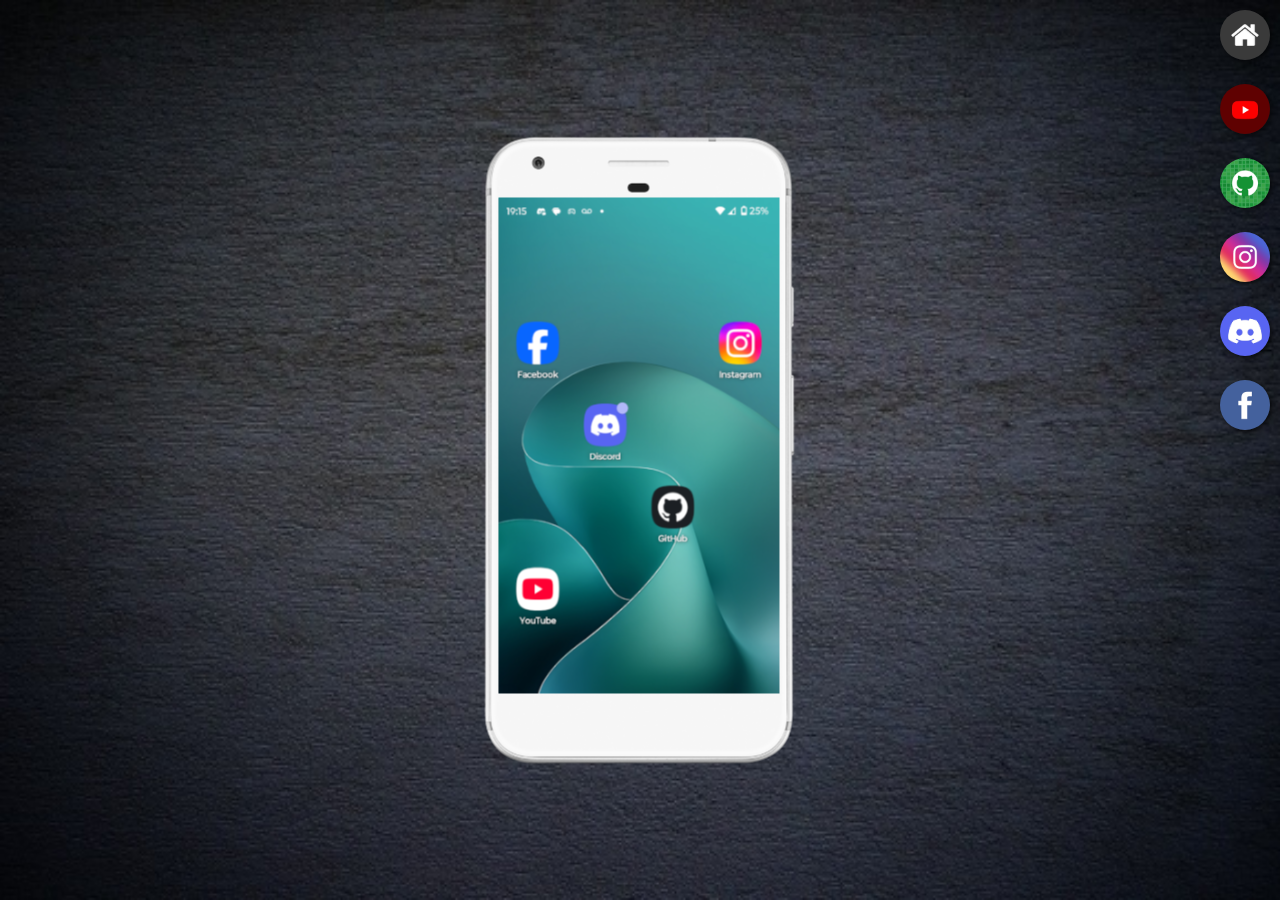
<file: index.html>
<!DOCTYPE html>
<html lang="pt-br">
<head>
    <meta charset="UTF-8">
    <meta name="viewport" content="width=device-width, initial-scale=1.0">
    <title>projeto-social</title>
    <link rel="shortcut icon" href="imagens/favicon.ico" type="image/x-icon">
    <link rel="stylesheet" href="estilo.css">
</head>
<body>
    <main>
        <section id="cel">
            <iframe src="home.html" frameborder="0" name="tela" id="tela" sandbox="sandbox" referrerpolicy="no-referrer">
                [seu navegador infelizamente não suporta iframes]
            </iframe>
        </section>
        <section id="app">
            <a href="home.html" target="tela"><img src="imagens/logo-home.jpg" alt="home"></a><br>
            <a href="youtube.html" target="tela"><img src="imagens/logo-youtube.jpg" alt="youtube"></a><br>
            <a href="github.html" target="tela"><img src="imagens/logo-github.jpg" alt="github"></a><br>
            <a href="instagram.html" target="tela"><img src="imagens/logo-instagram.jpg" alt="instagram"></a><br>
            <a href="discord.html" target="tela"><img src="imagens/logo-disc.jpg" alt="discord"></a><br>
            <a href="facebook.html" target="tela"><img src="imagens/logo-facebook.jpg" alt="facebook"></a><br>
        </section>
    </main>
    
</body>
</html>
</file>
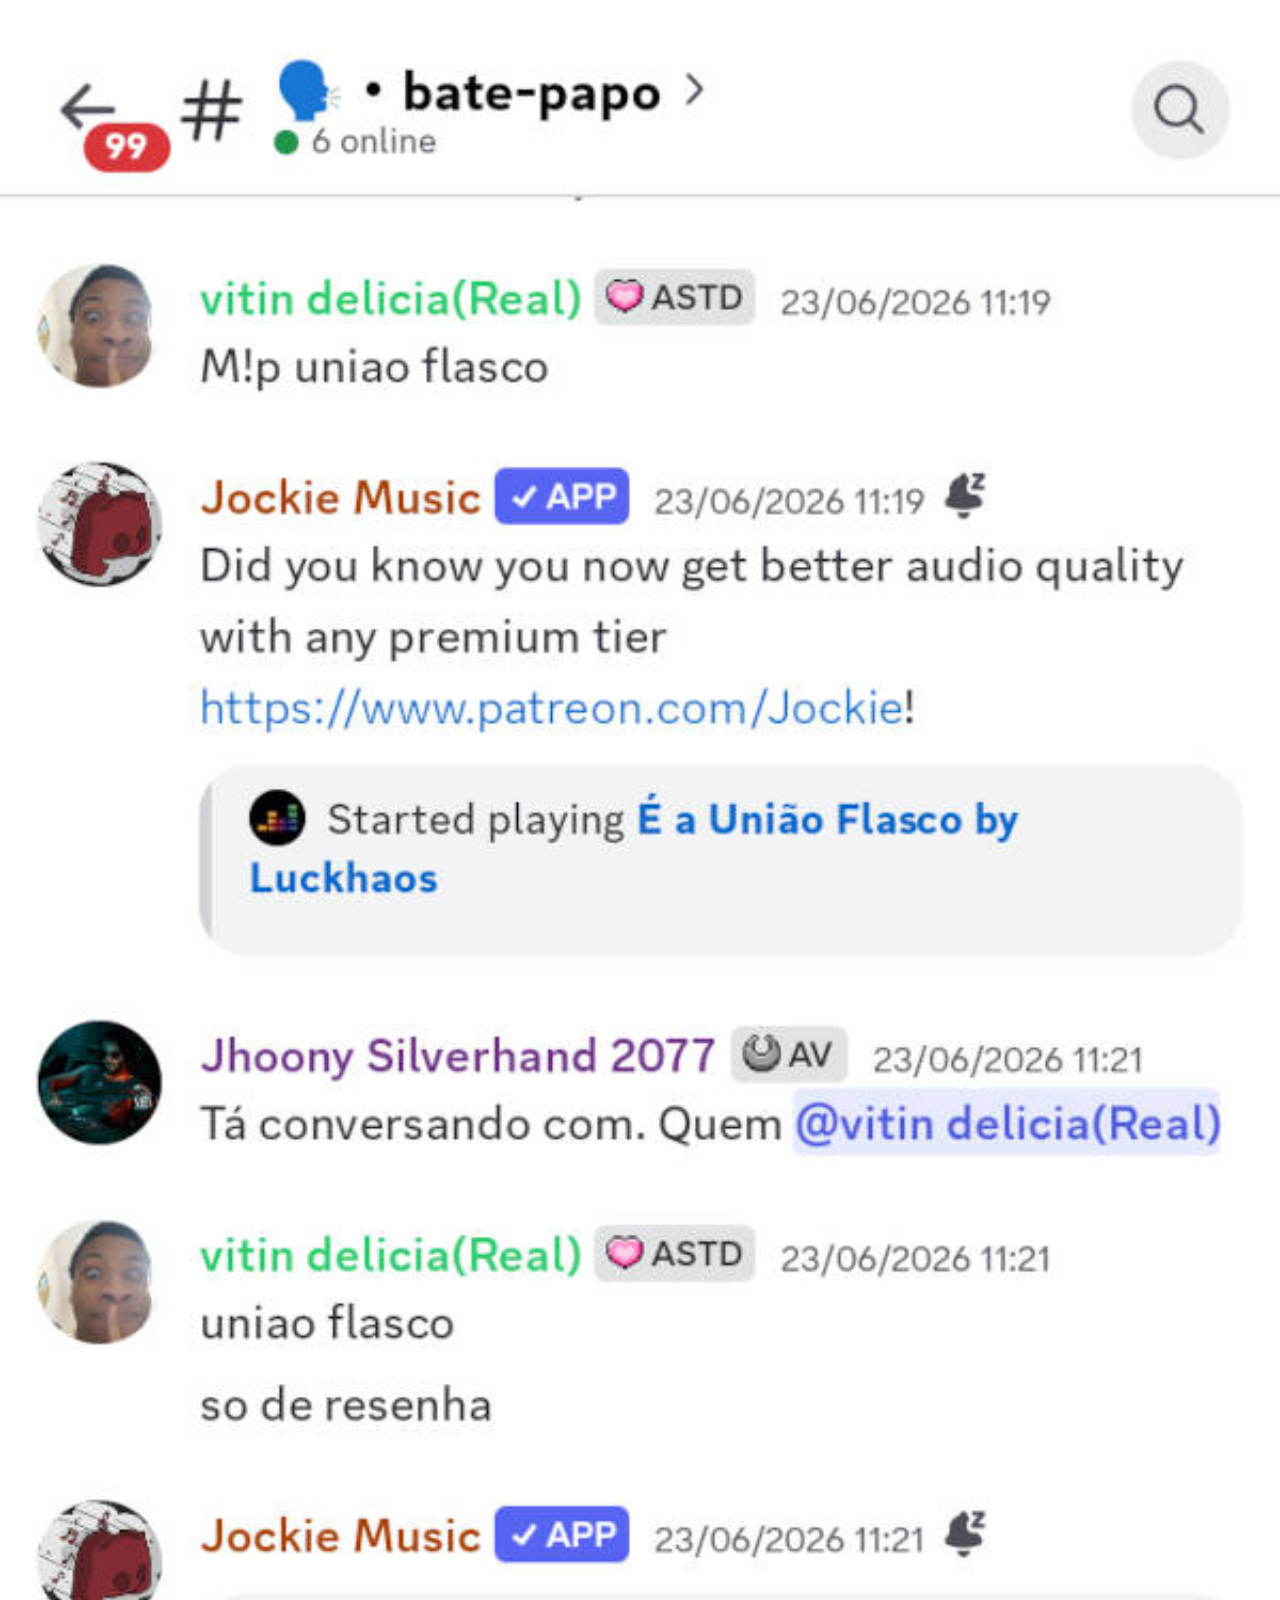
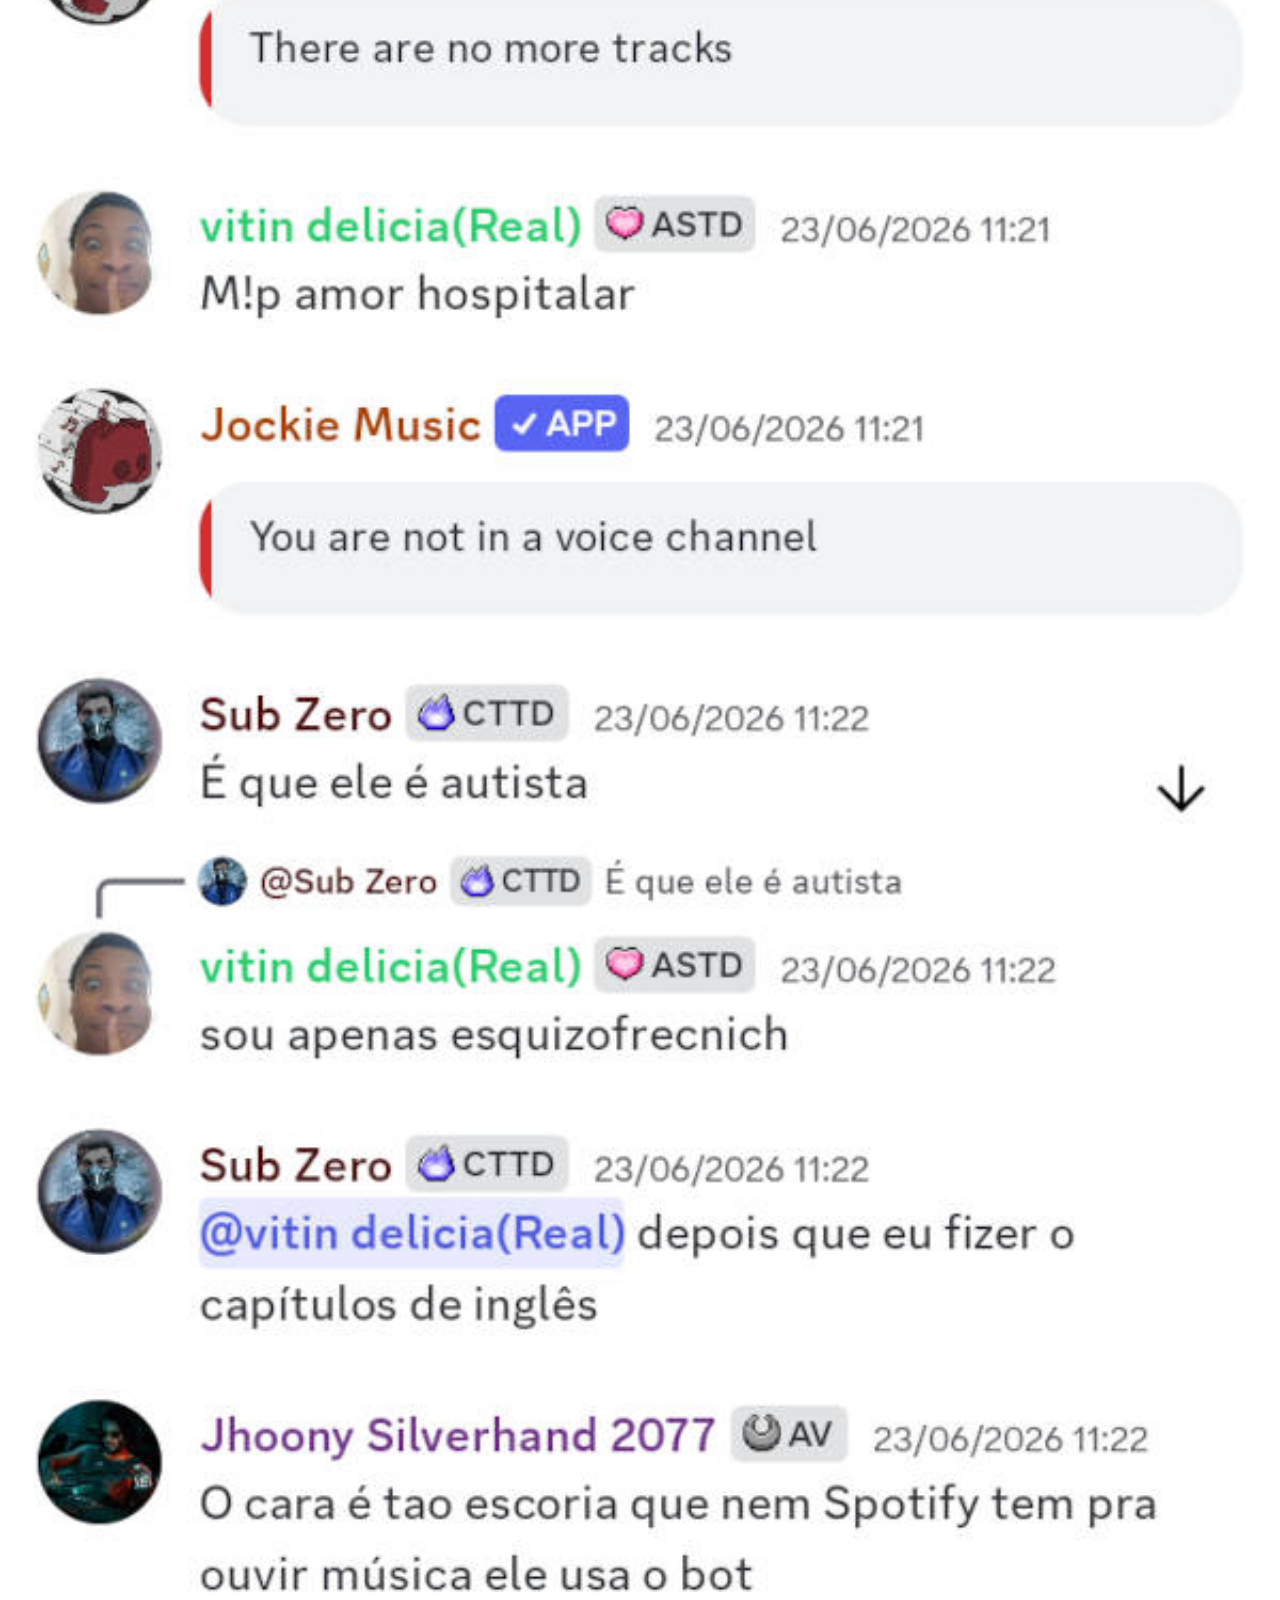
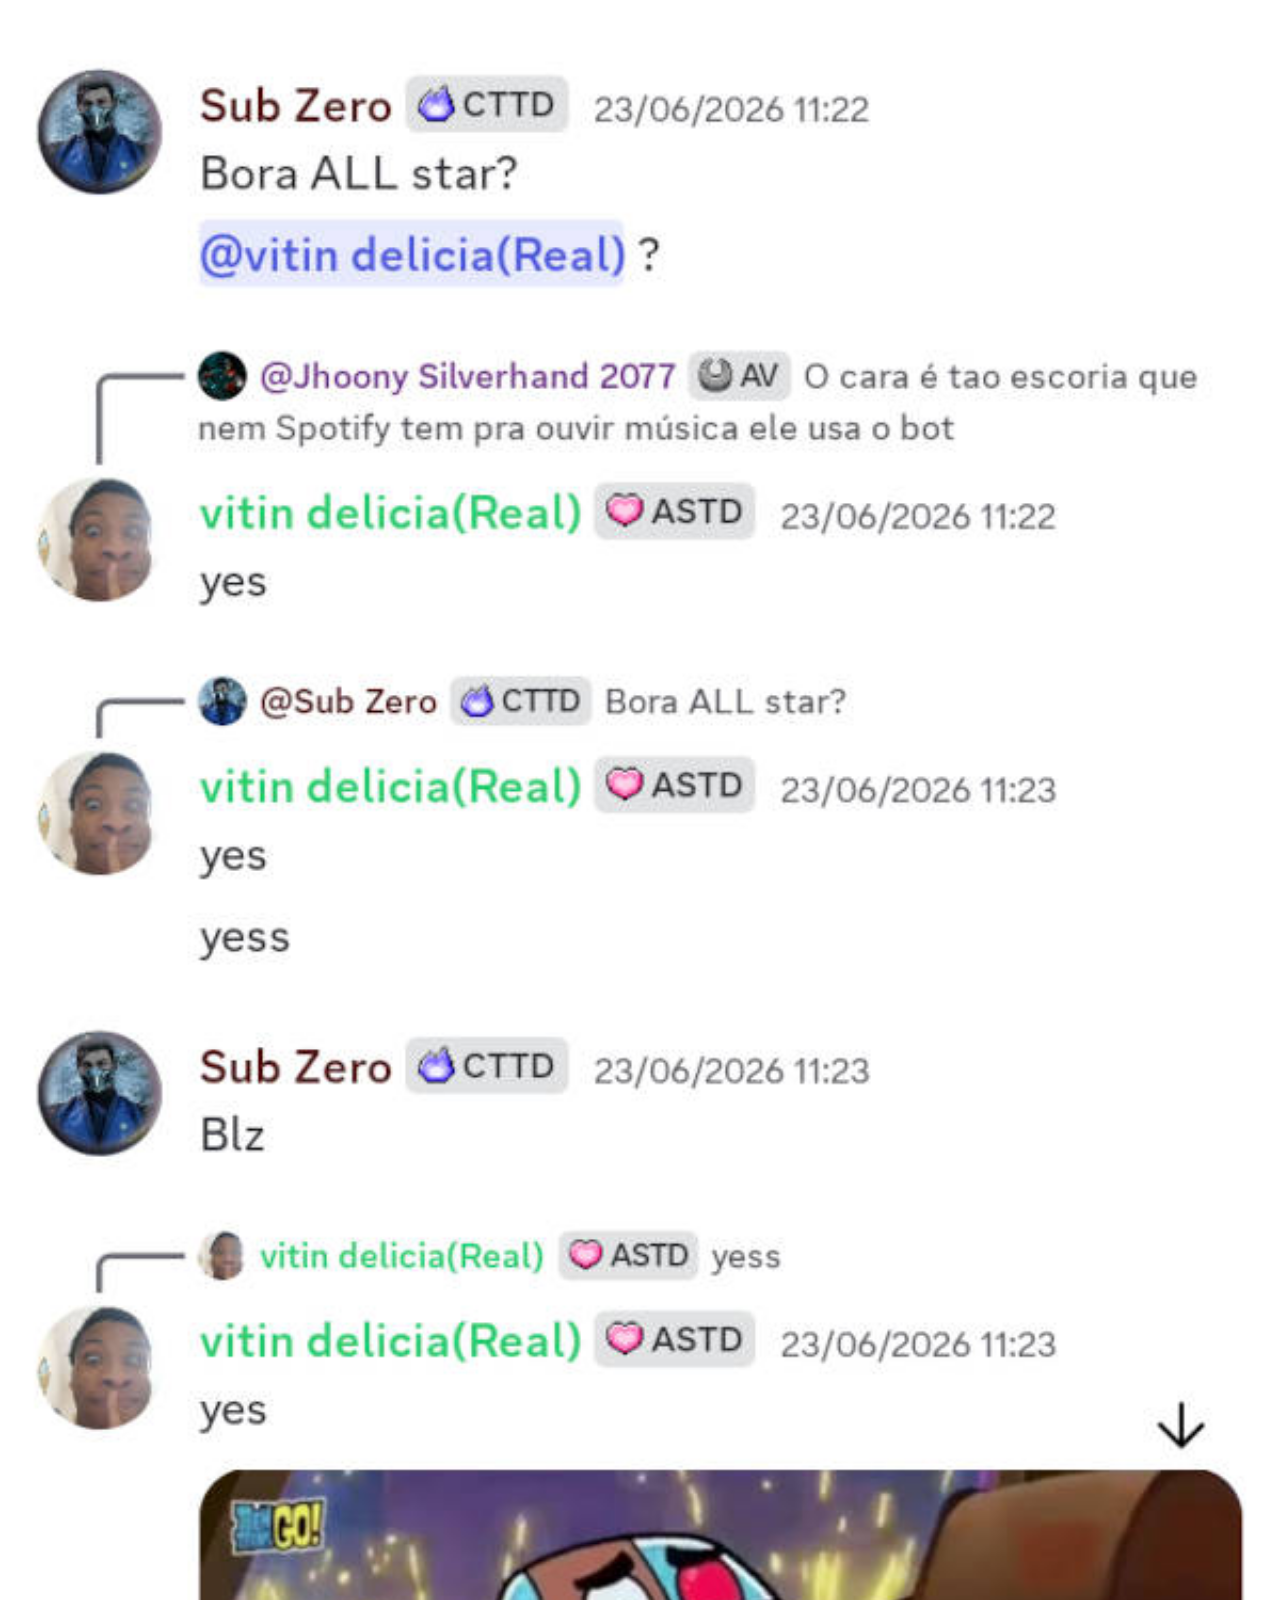
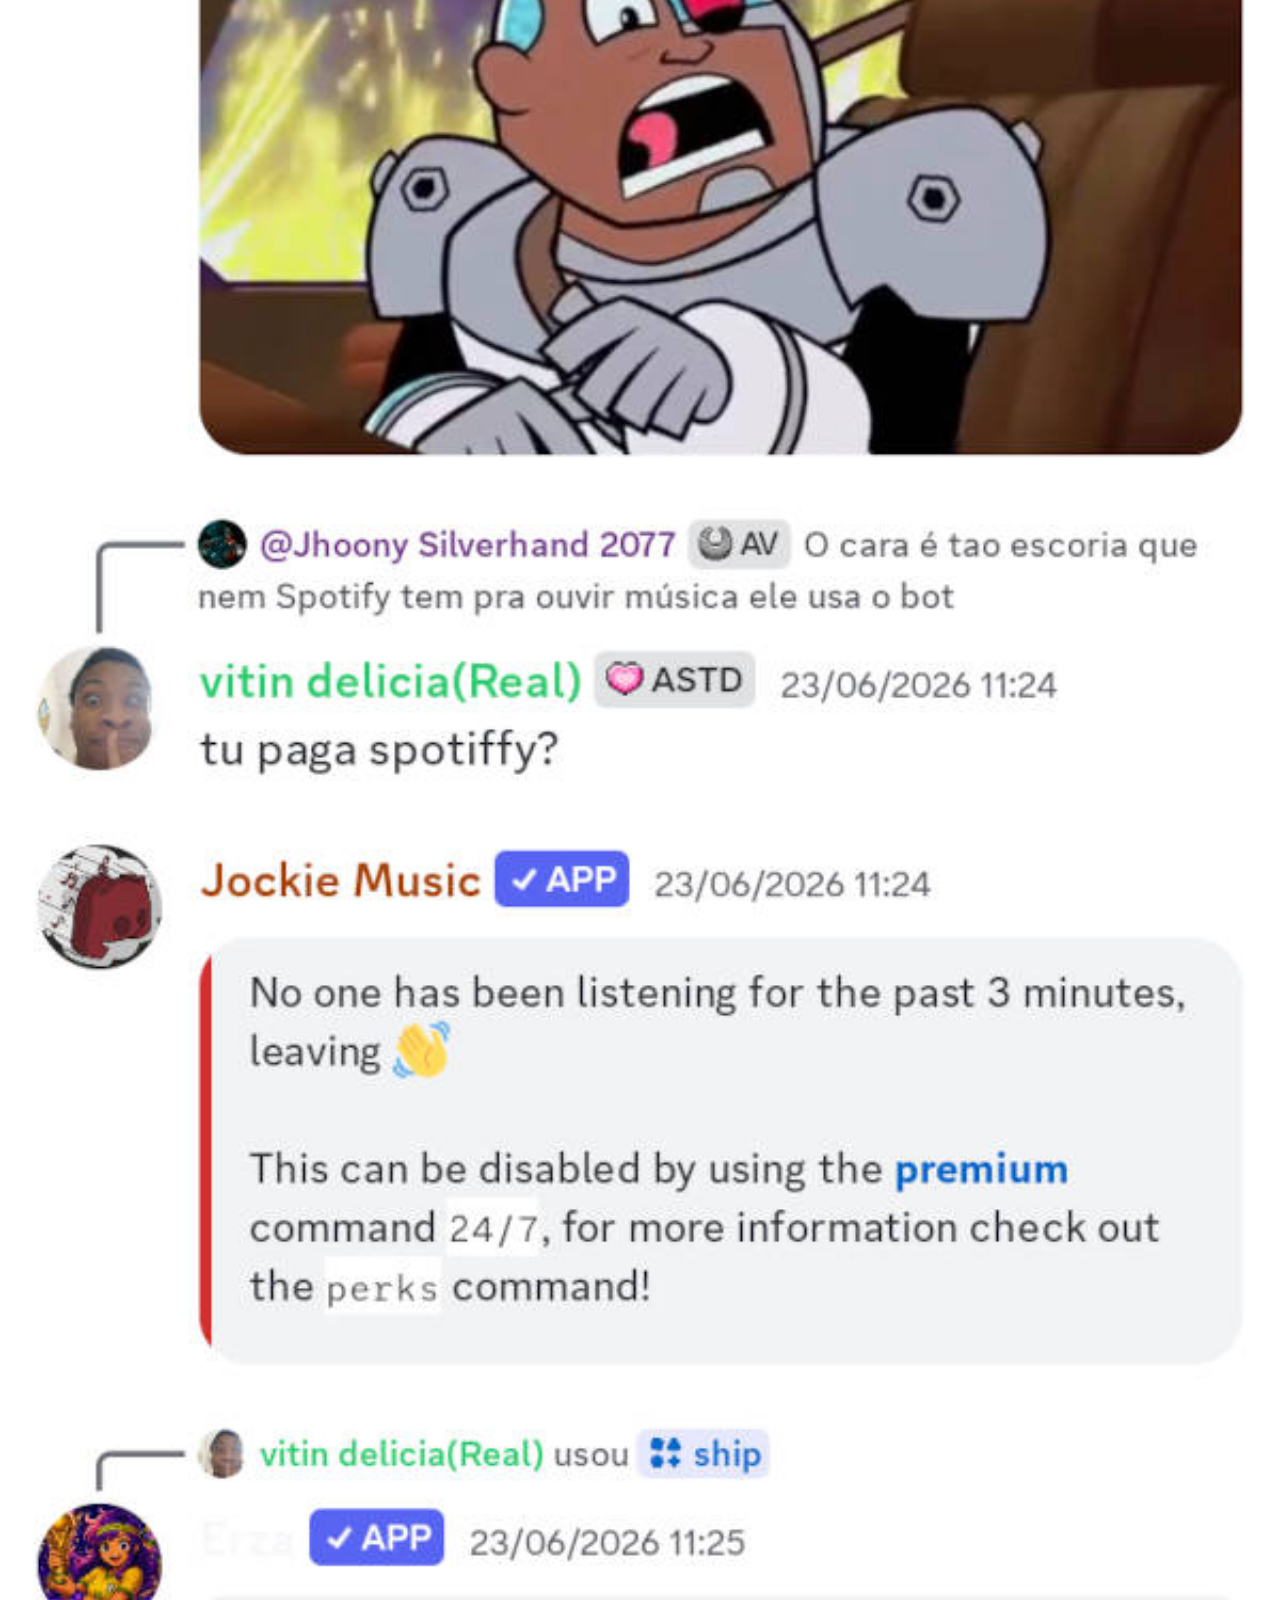
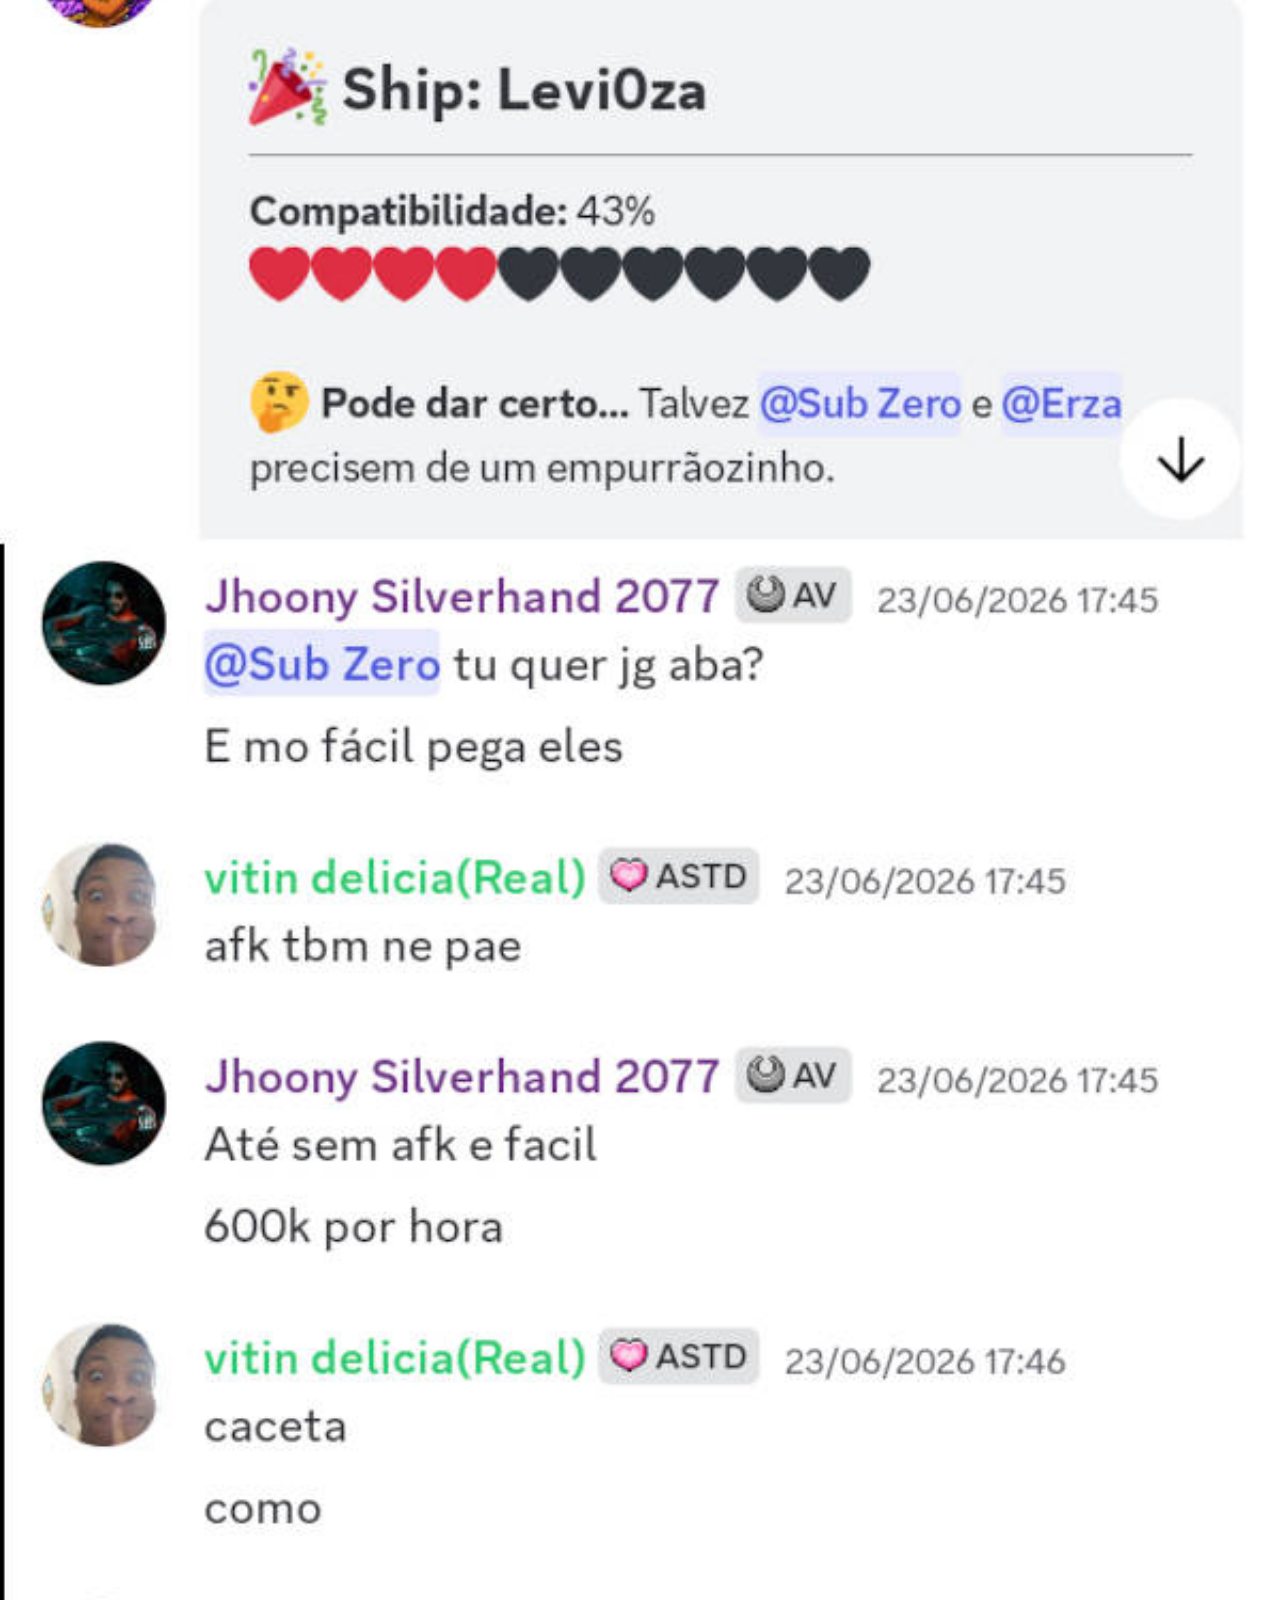
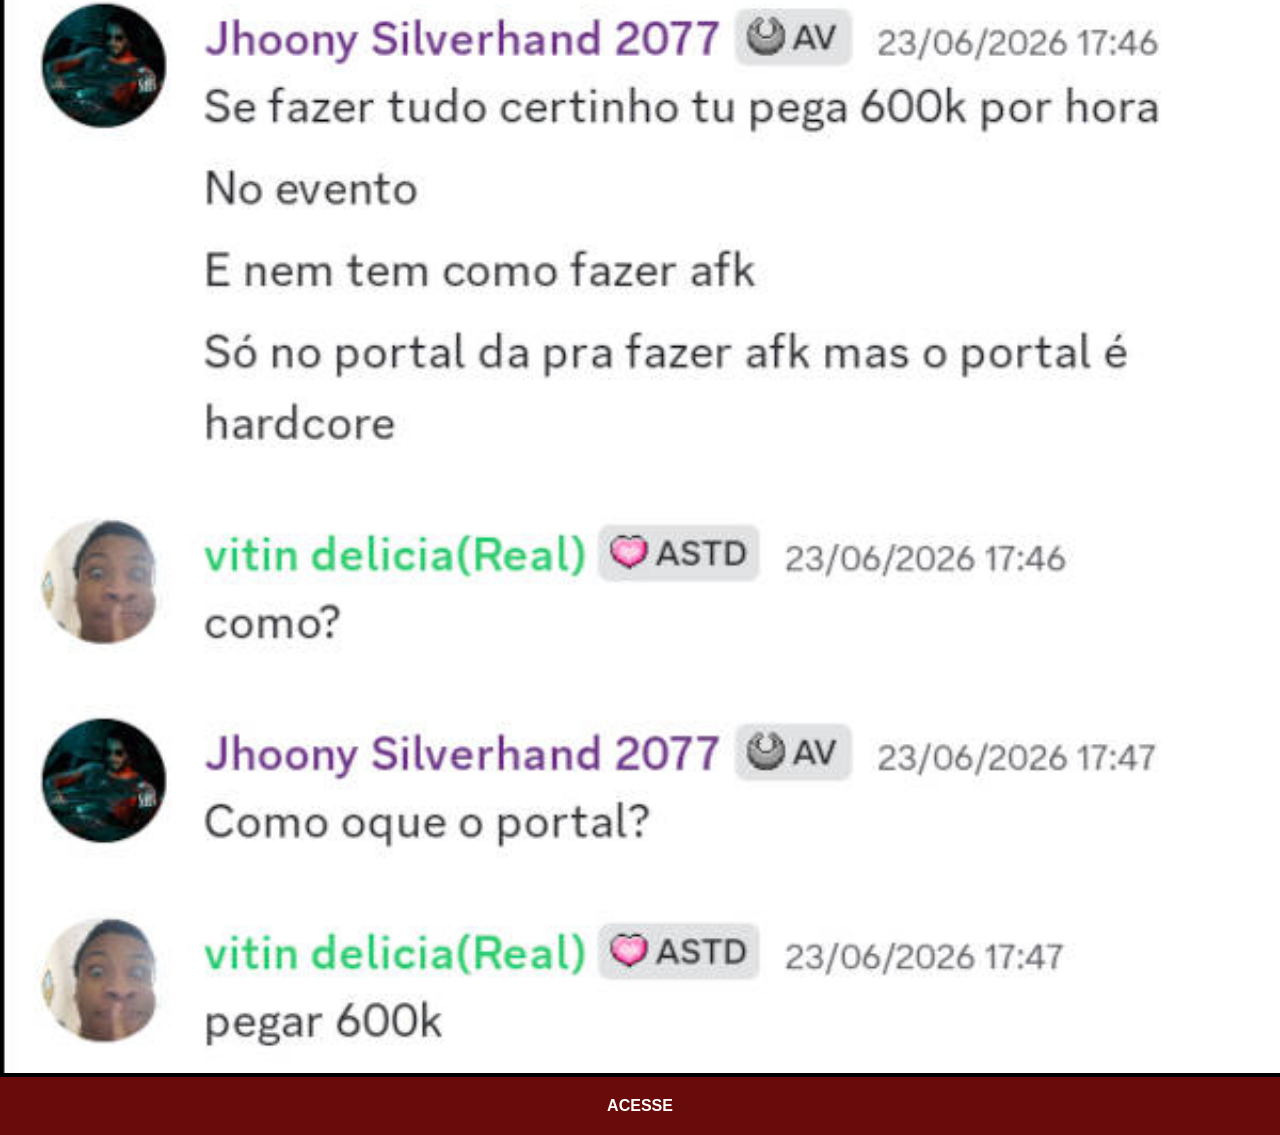
<file: discord.html>
<!DOCTYPE html>
<html lang="pt-br">
<head>
    <meta charset="UTF-8">
    <meta name="viewport" content="width=device-width, initial-scale=1.0">
    <title>Discord</title>
    <link rel="stylesheet" href="apps/estilos.css">
</head>
<body>
    <img src="imagens/tela-discord.jpg" alt="discord-tela">
    <a href="https://discord.gg/3EBPUDxTfh" target="_blank">ACESSE</a>
    
</body>
</html>
</file>
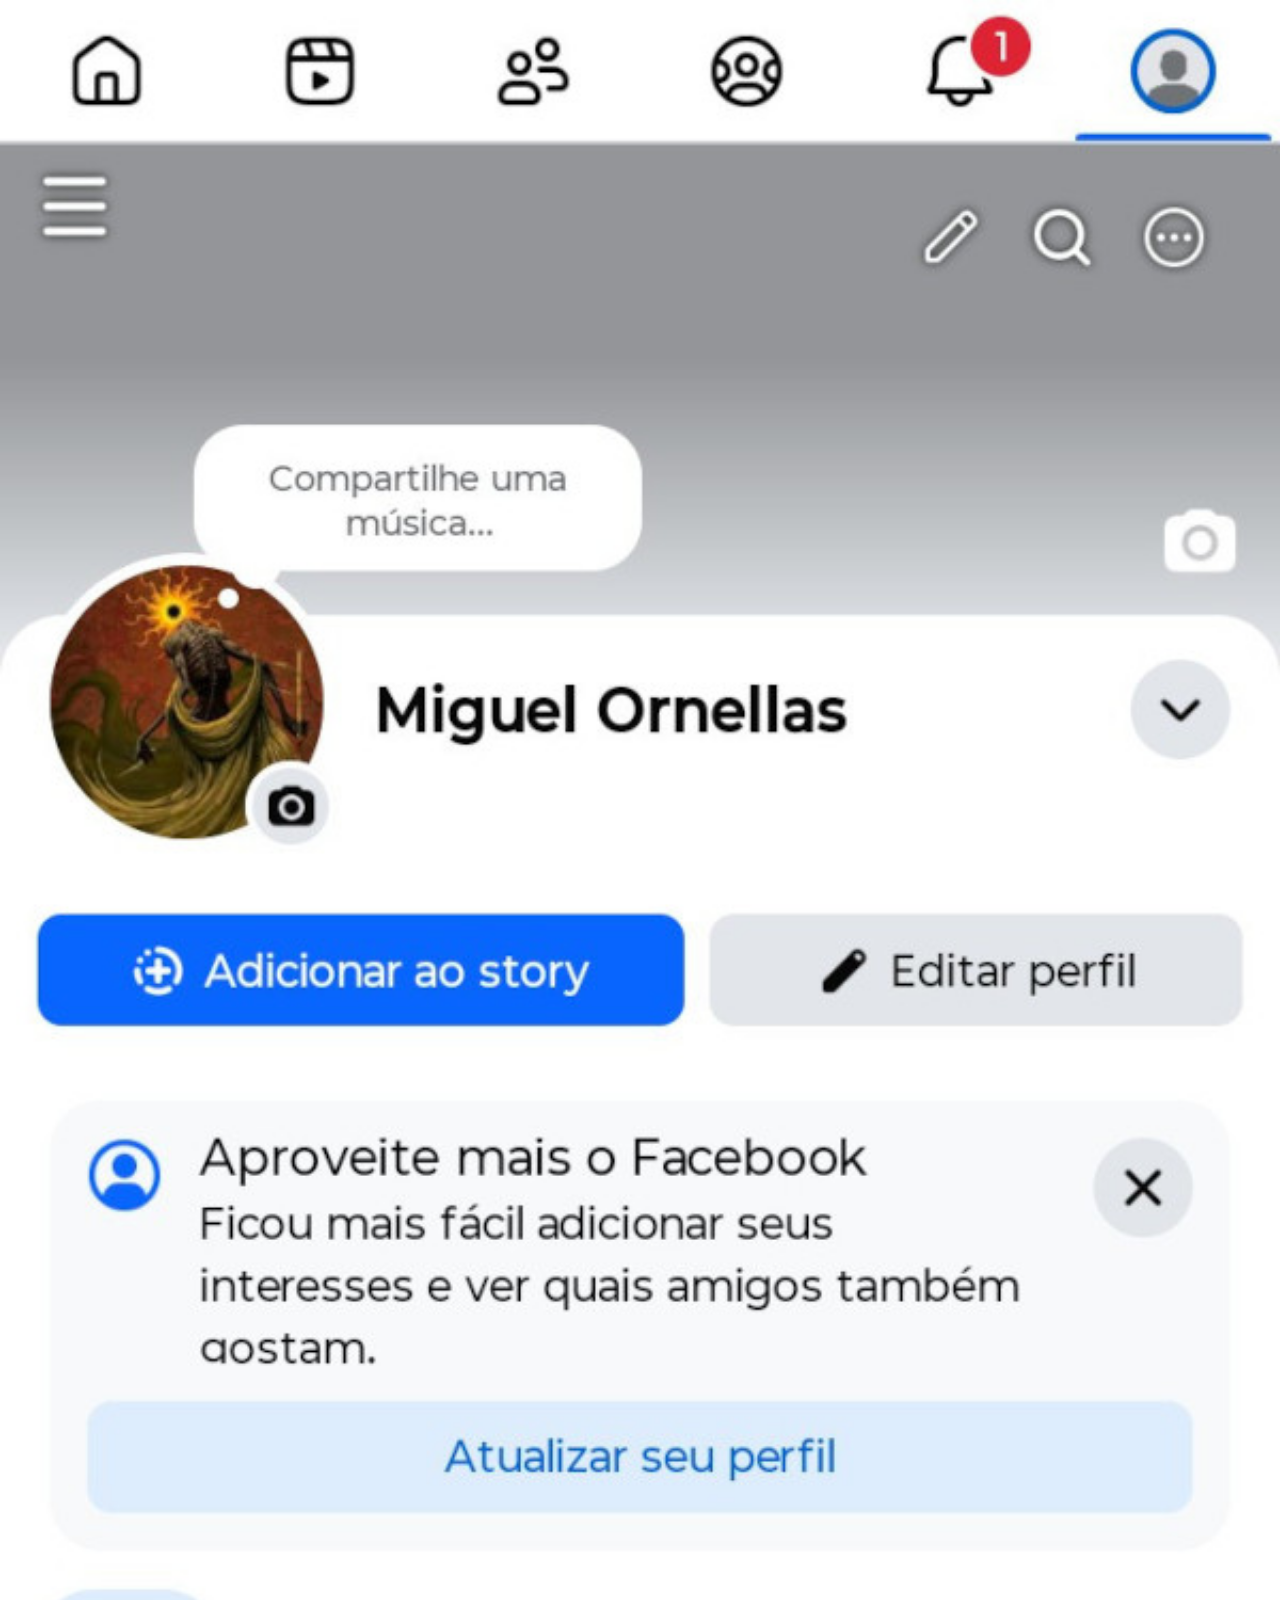
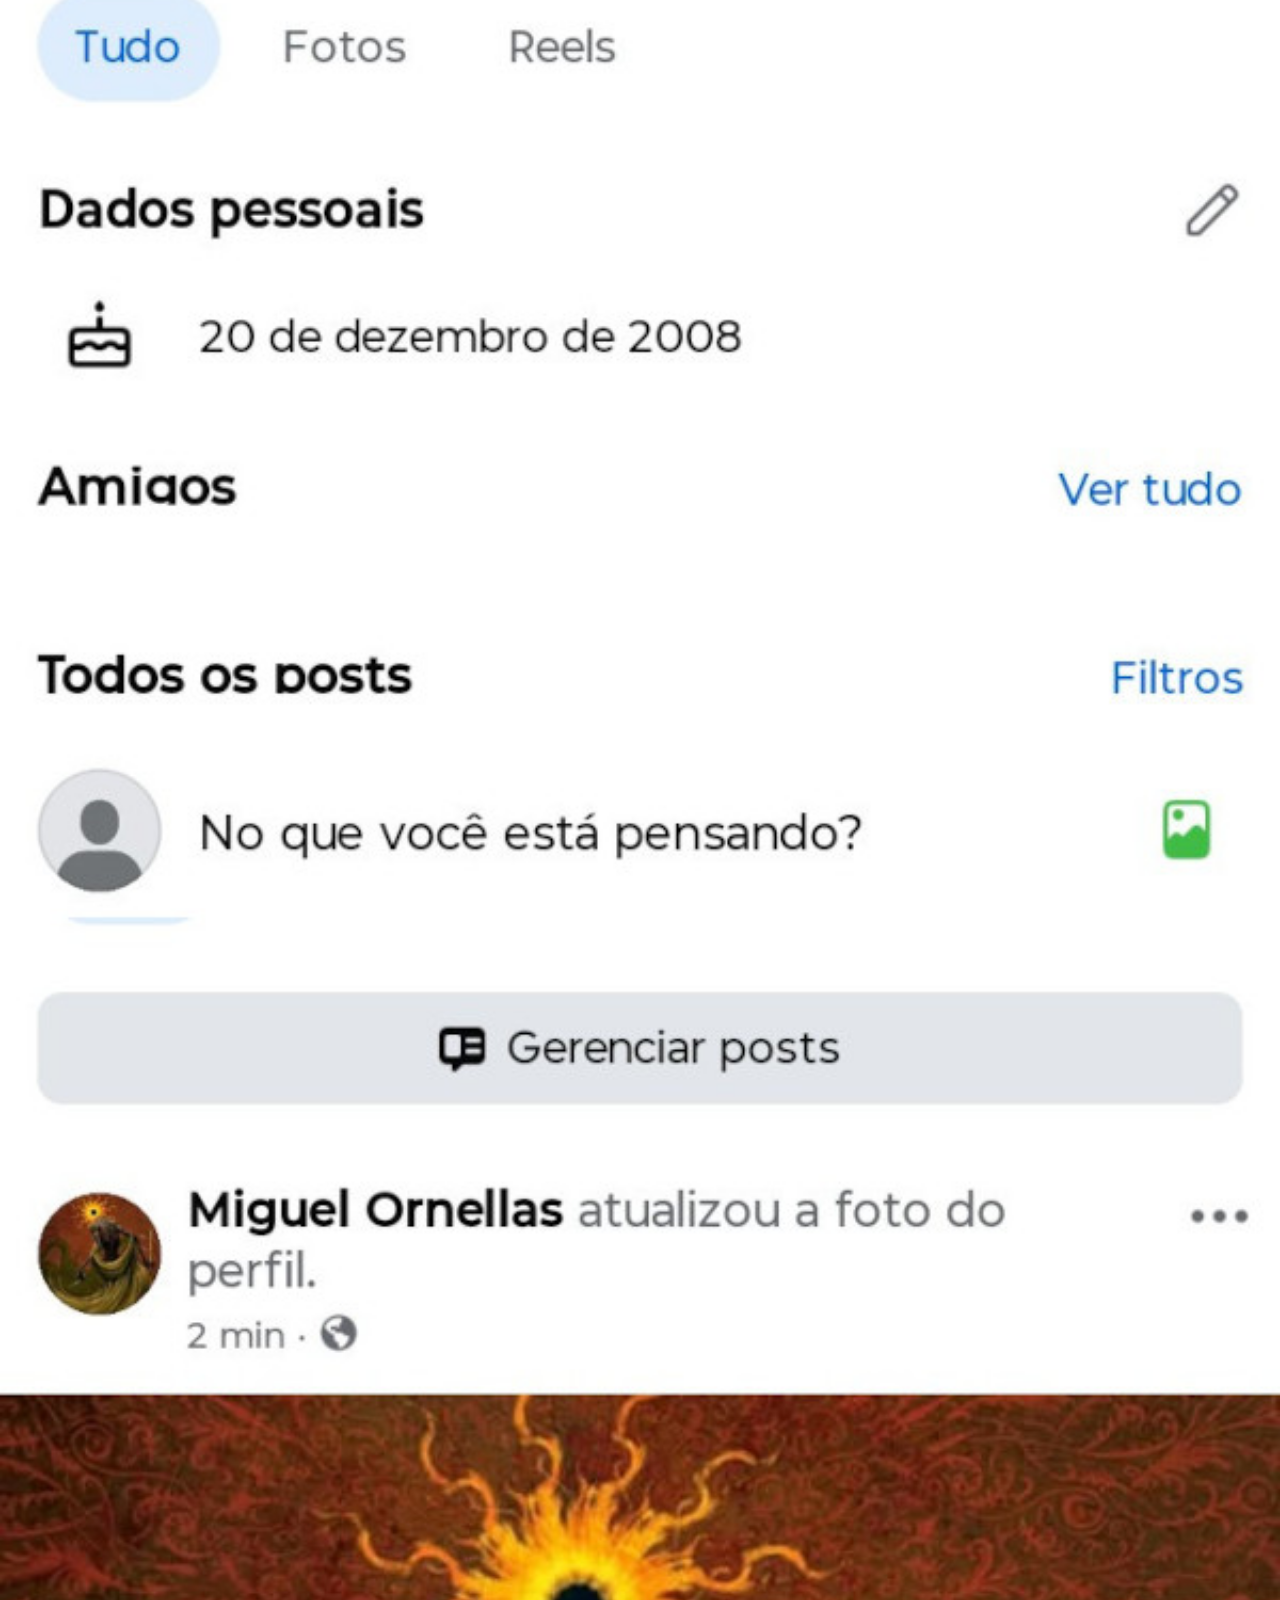
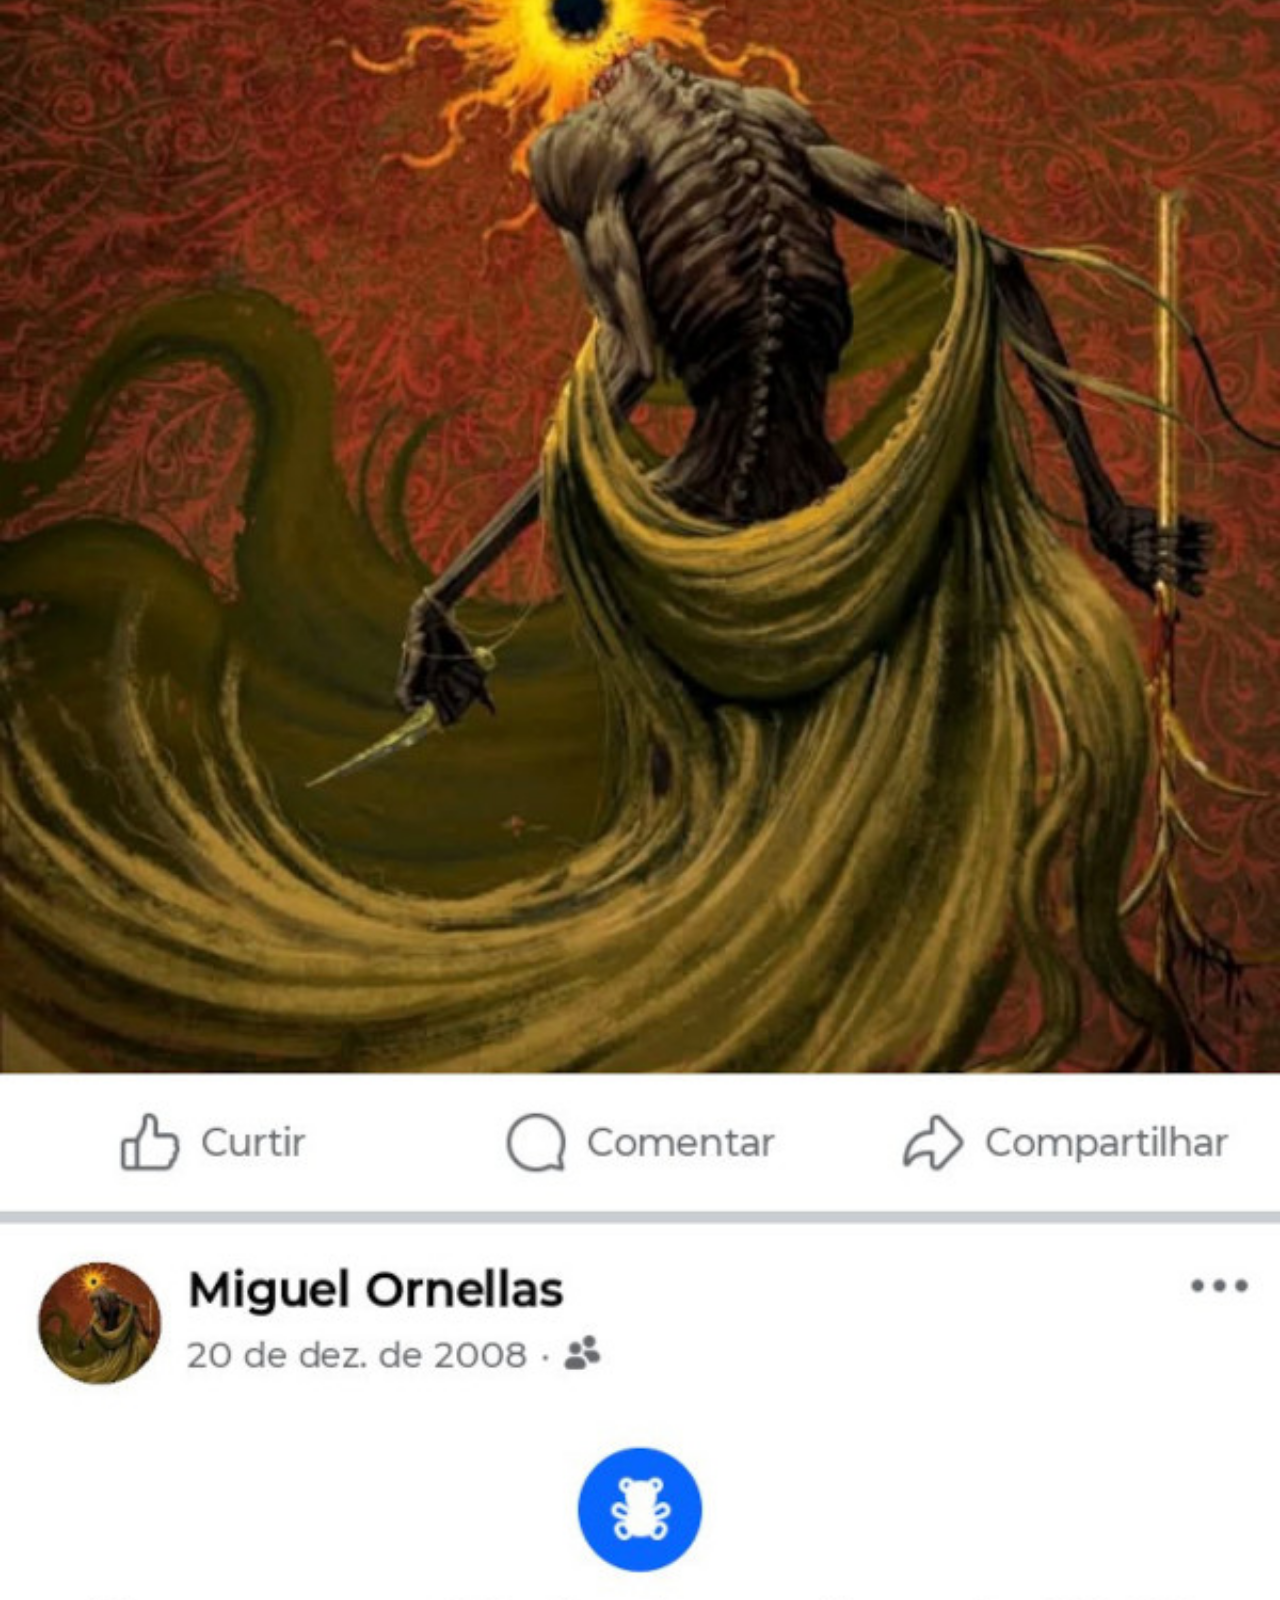
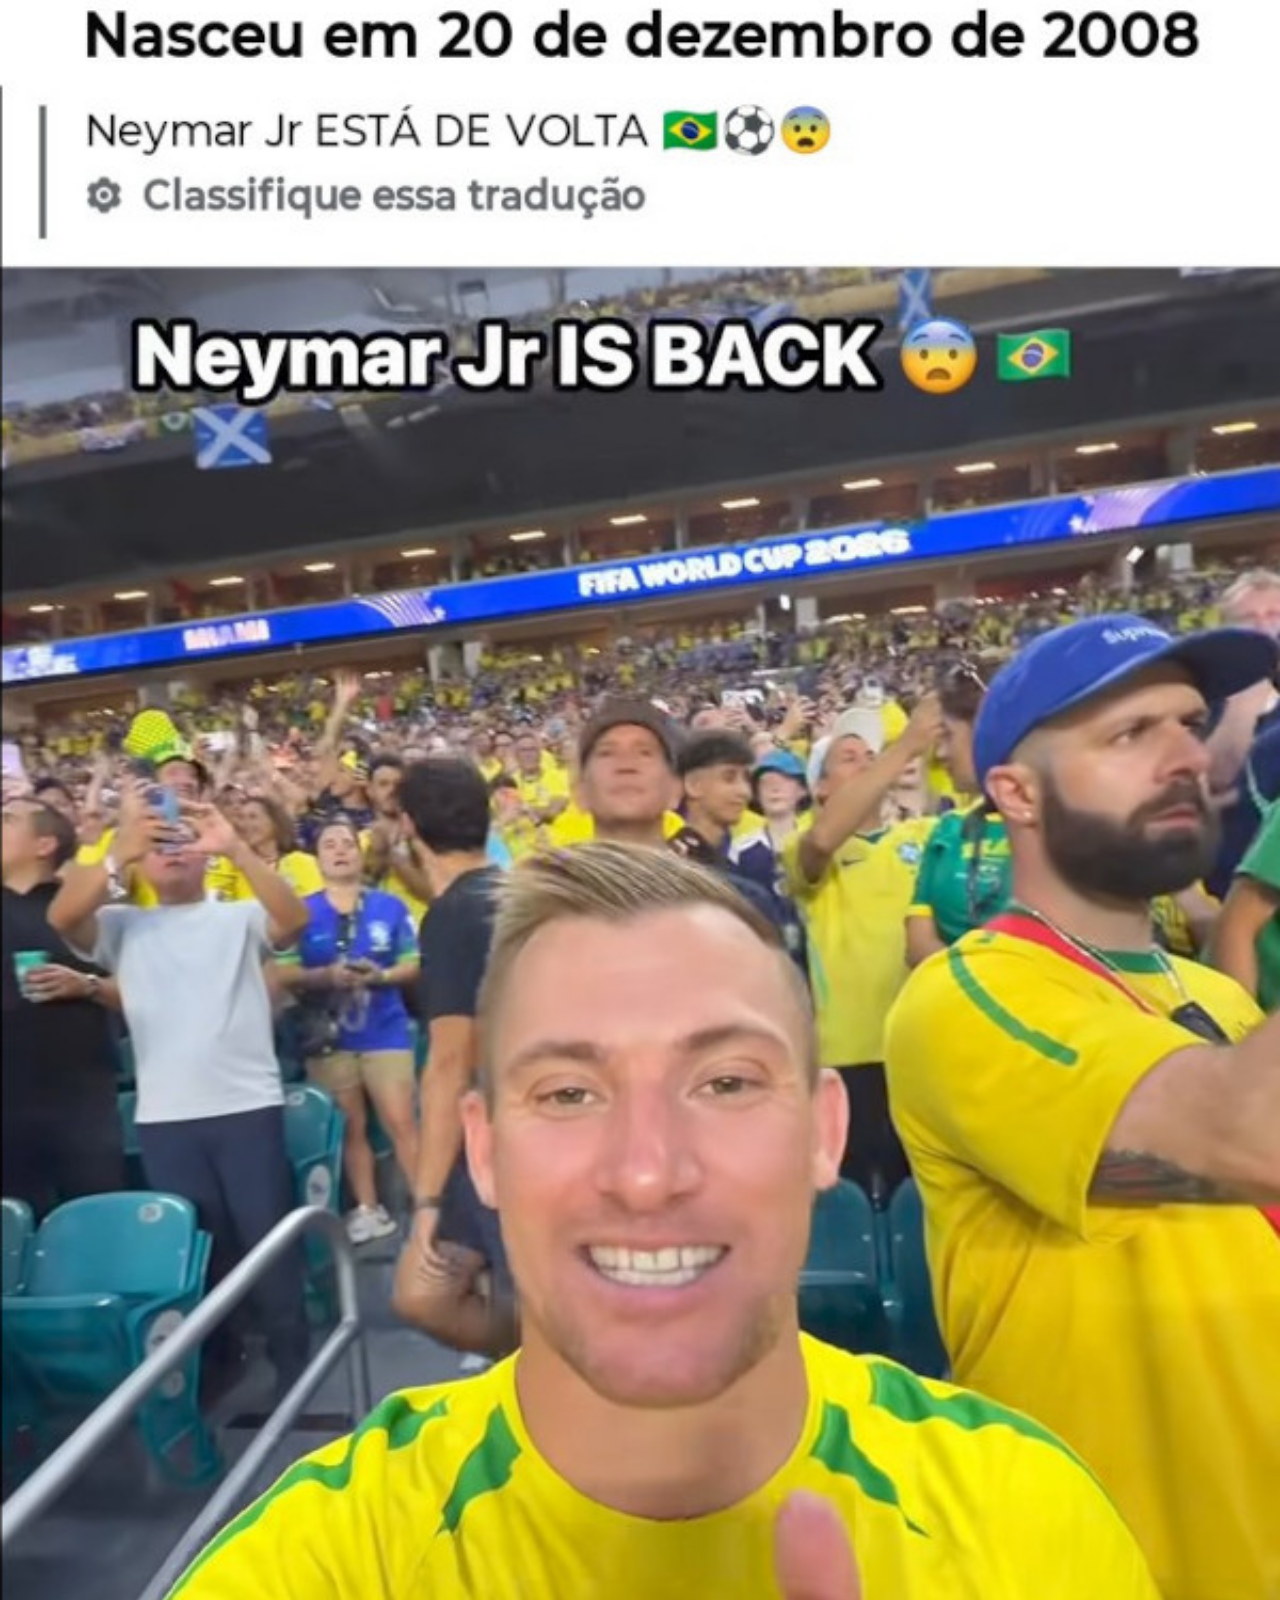
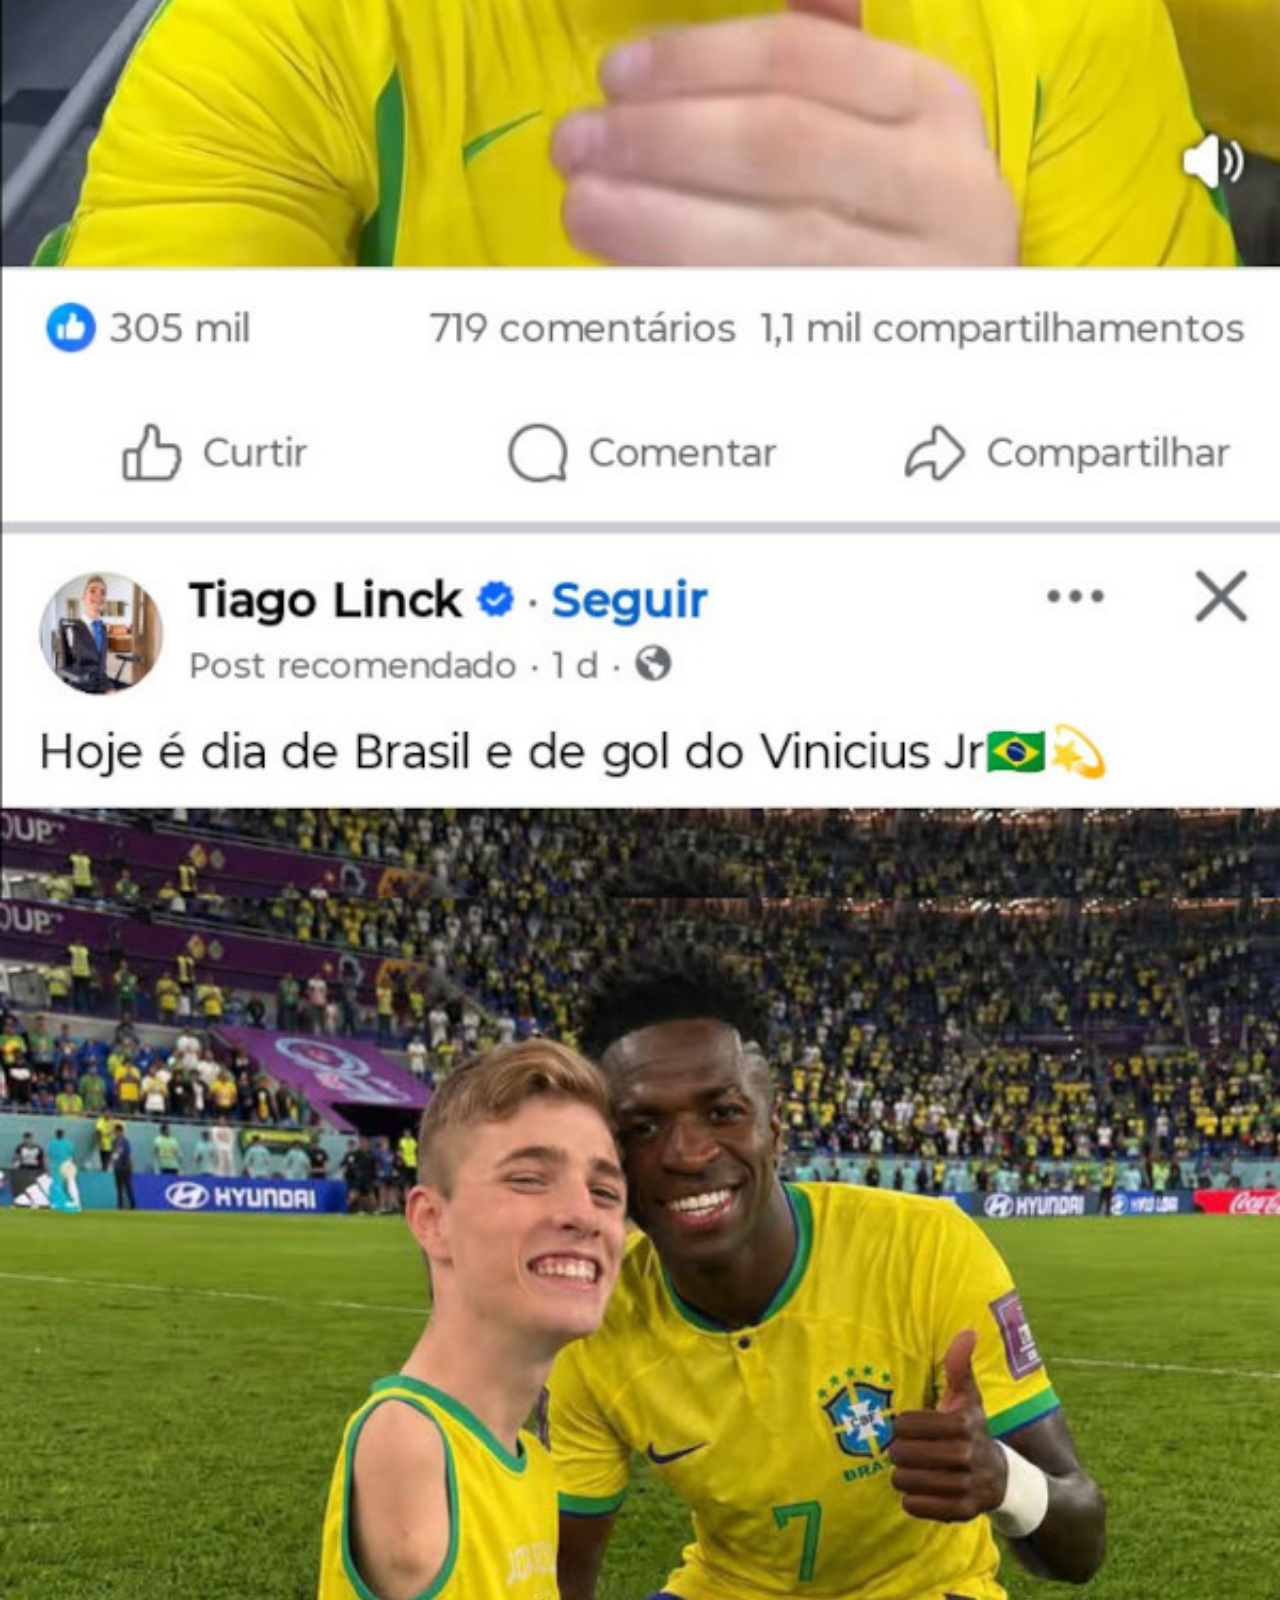
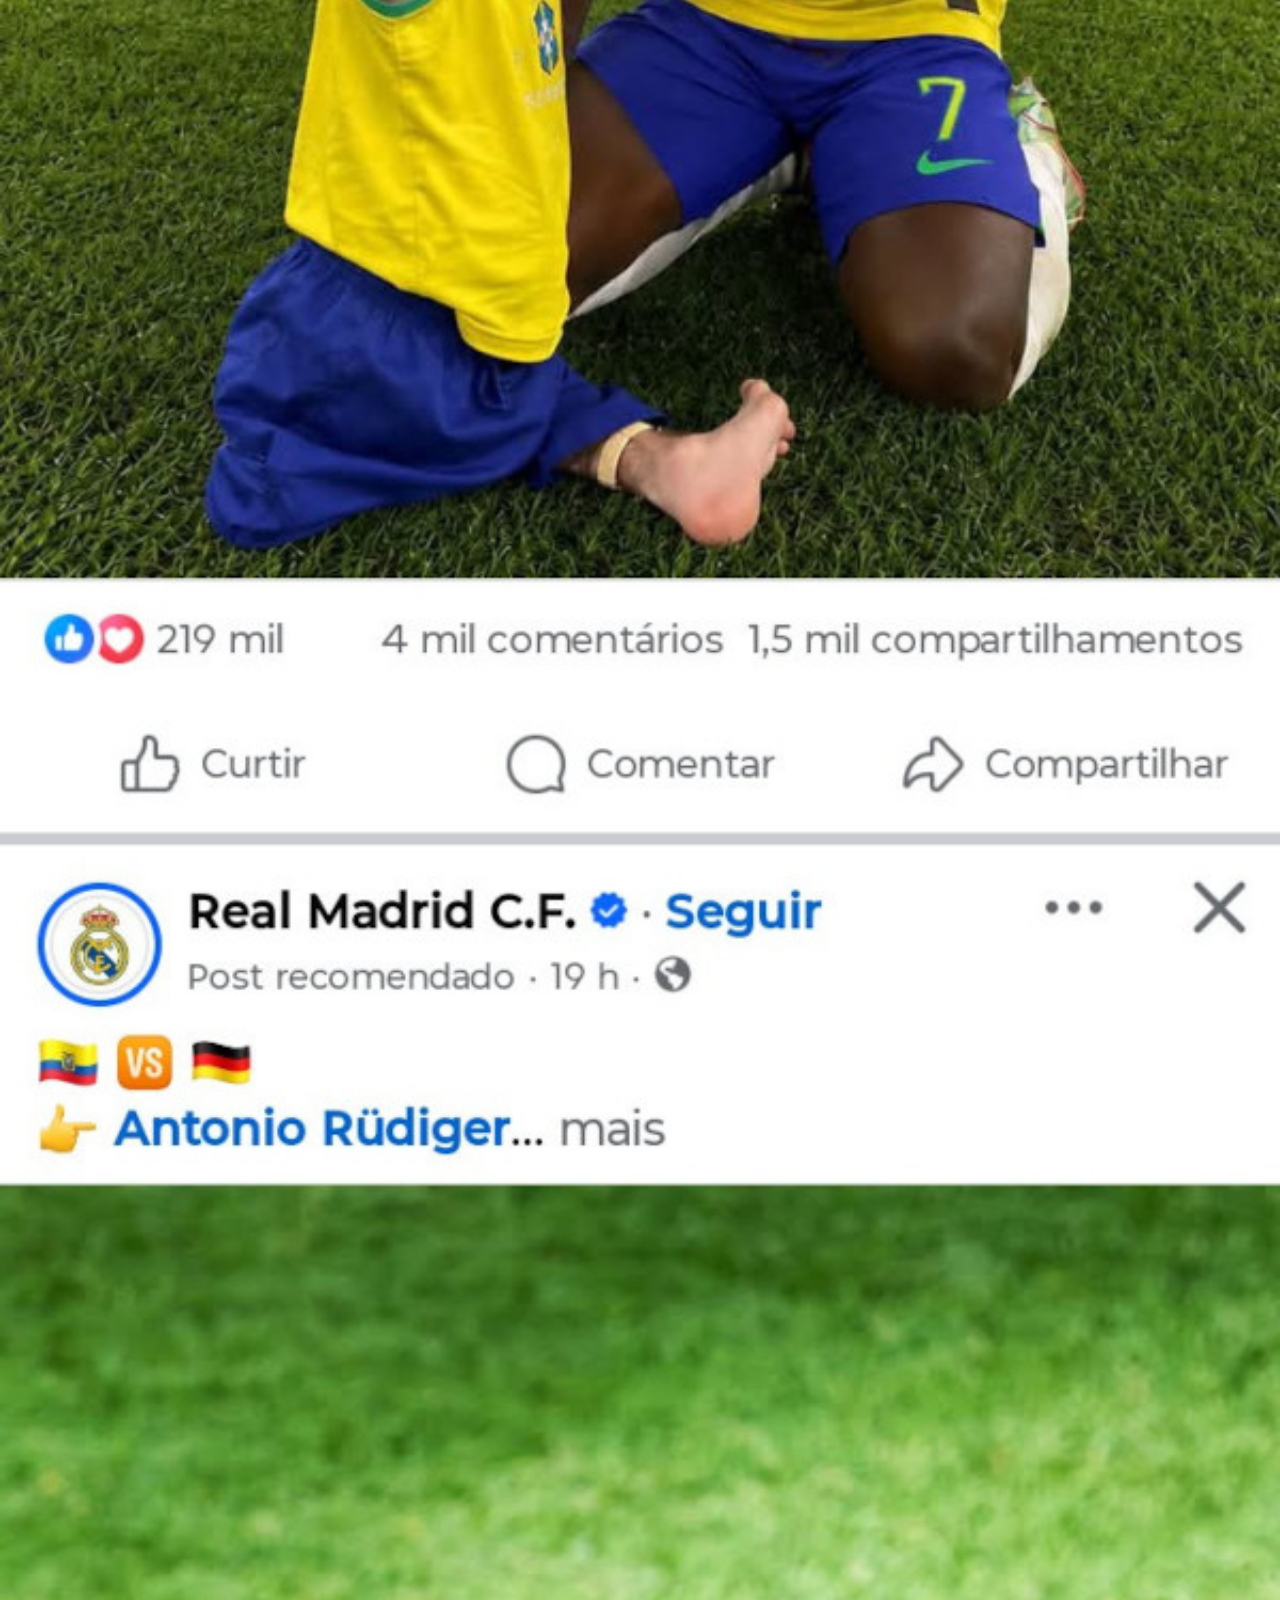
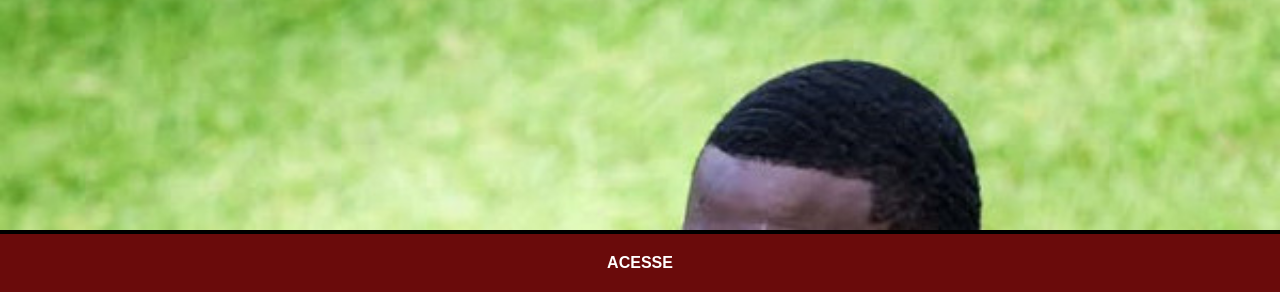
<file: facebook.html>
<!DOCTYPE html>
<html lang="pt-br">
<head>
    <meta charset="UTF-8">
    <meta name="viewport" content="width=device-width, initial-scale=1.0">
    <title>Facebook</title>
    <link rel="stylesheet" href="apps/estilos.css">
</head>
<body>
    <img src="imagens/tela-facebook.jpg" alt="tela-facebook">
    <a href="https://www.facebook.com/" target="_blank">ACESSE</a>
    
</body>
</html>
</file>
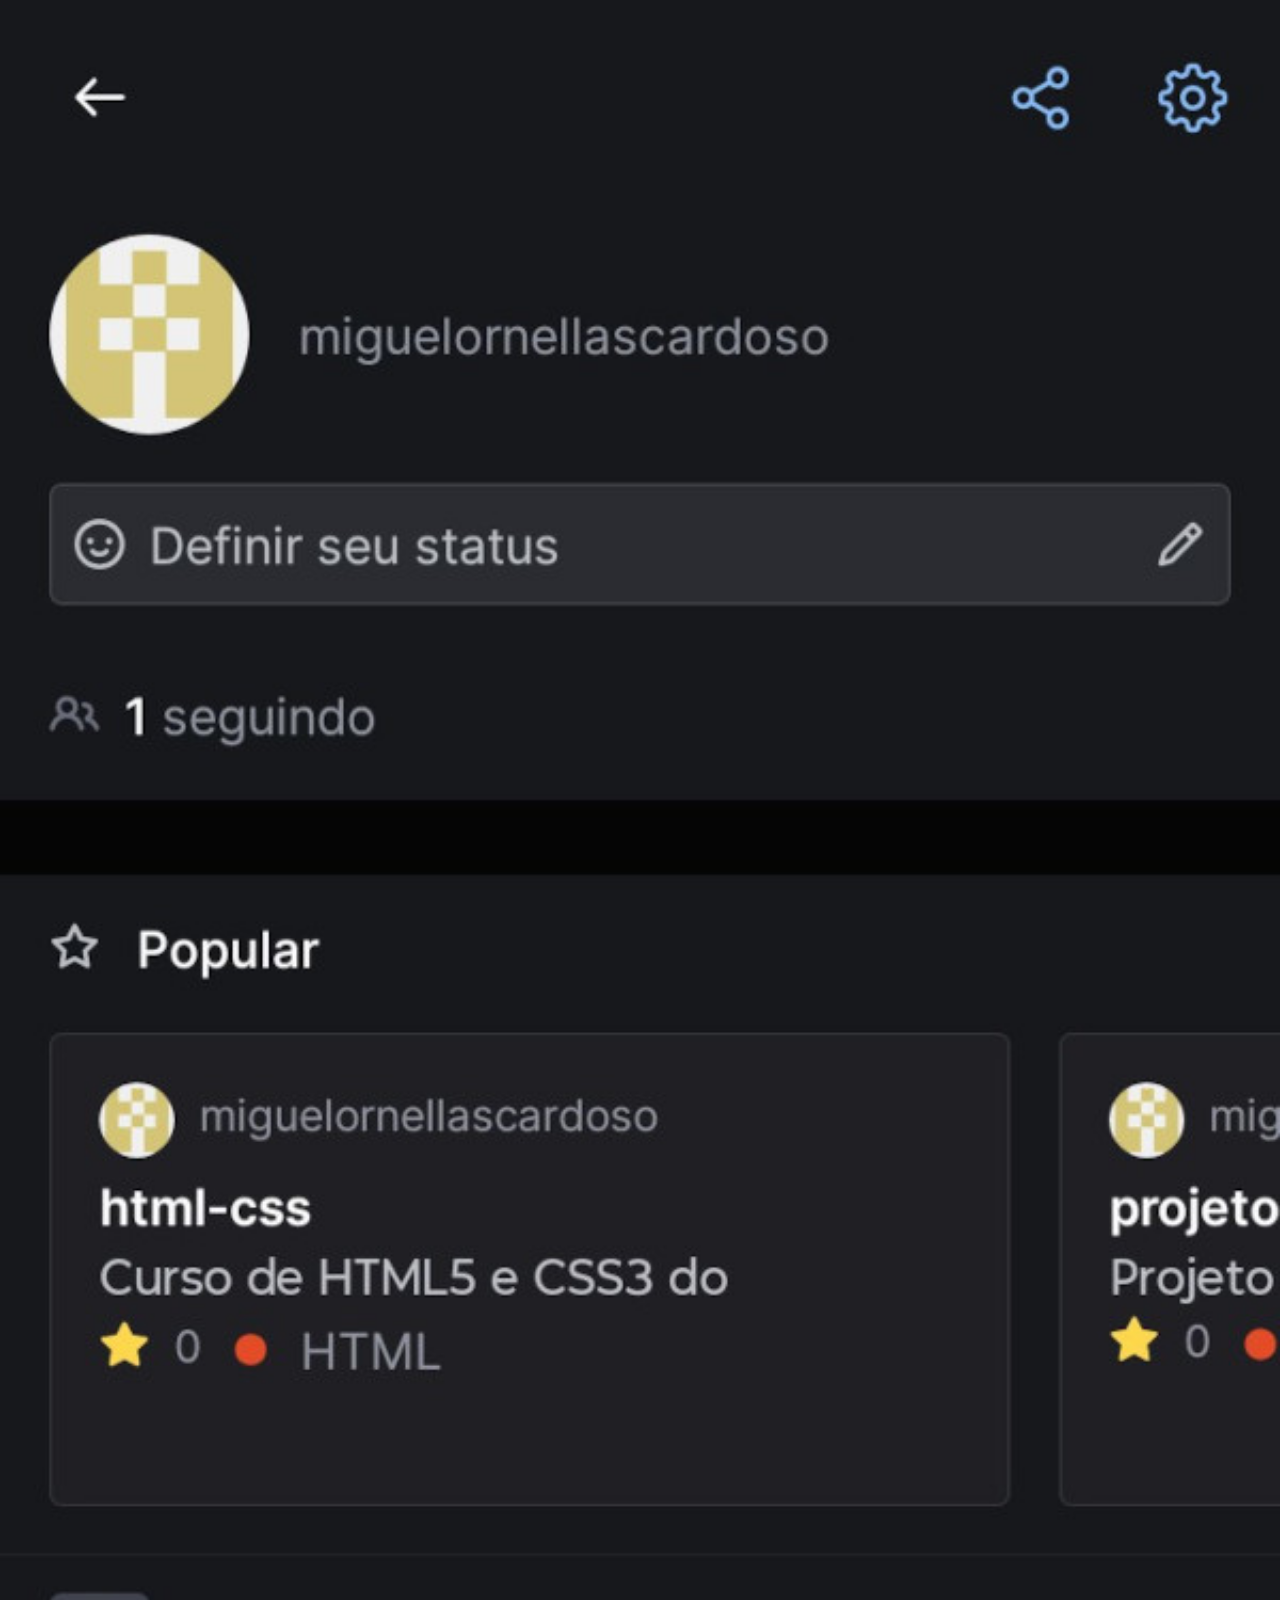
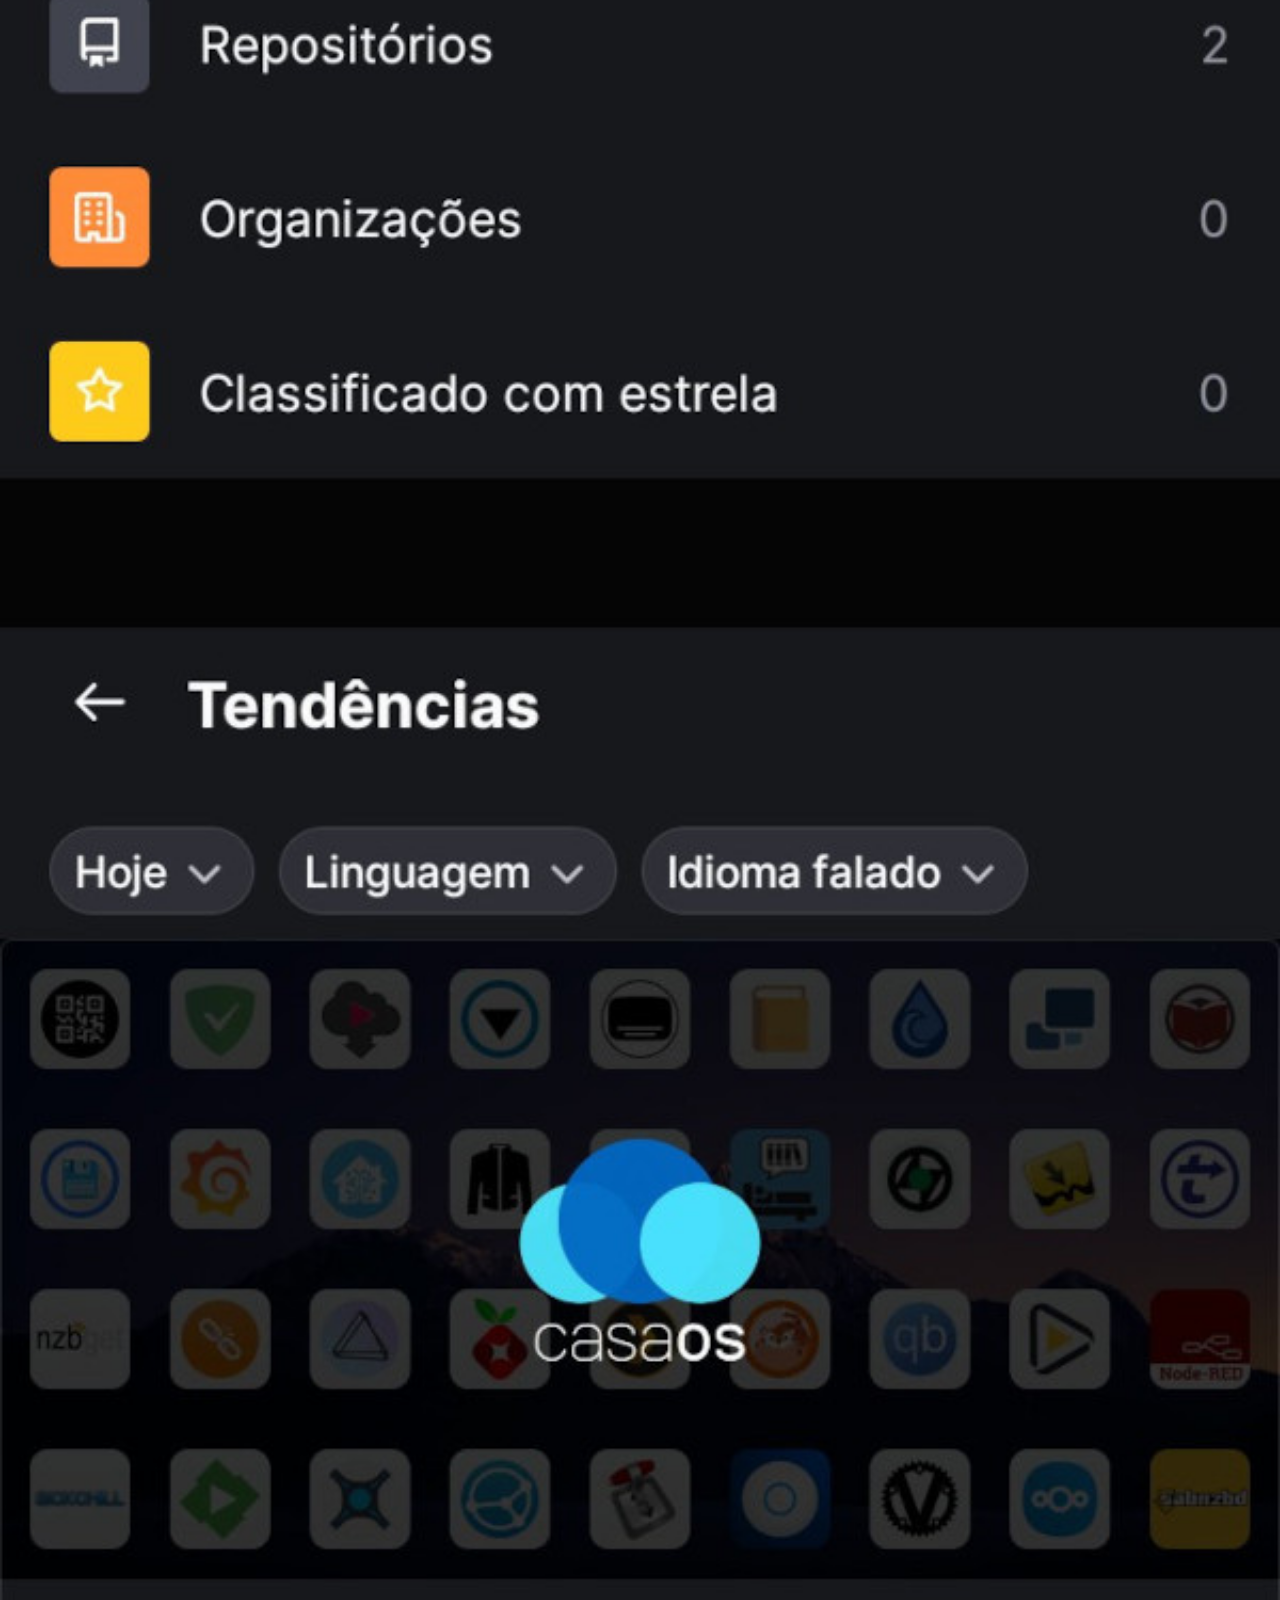
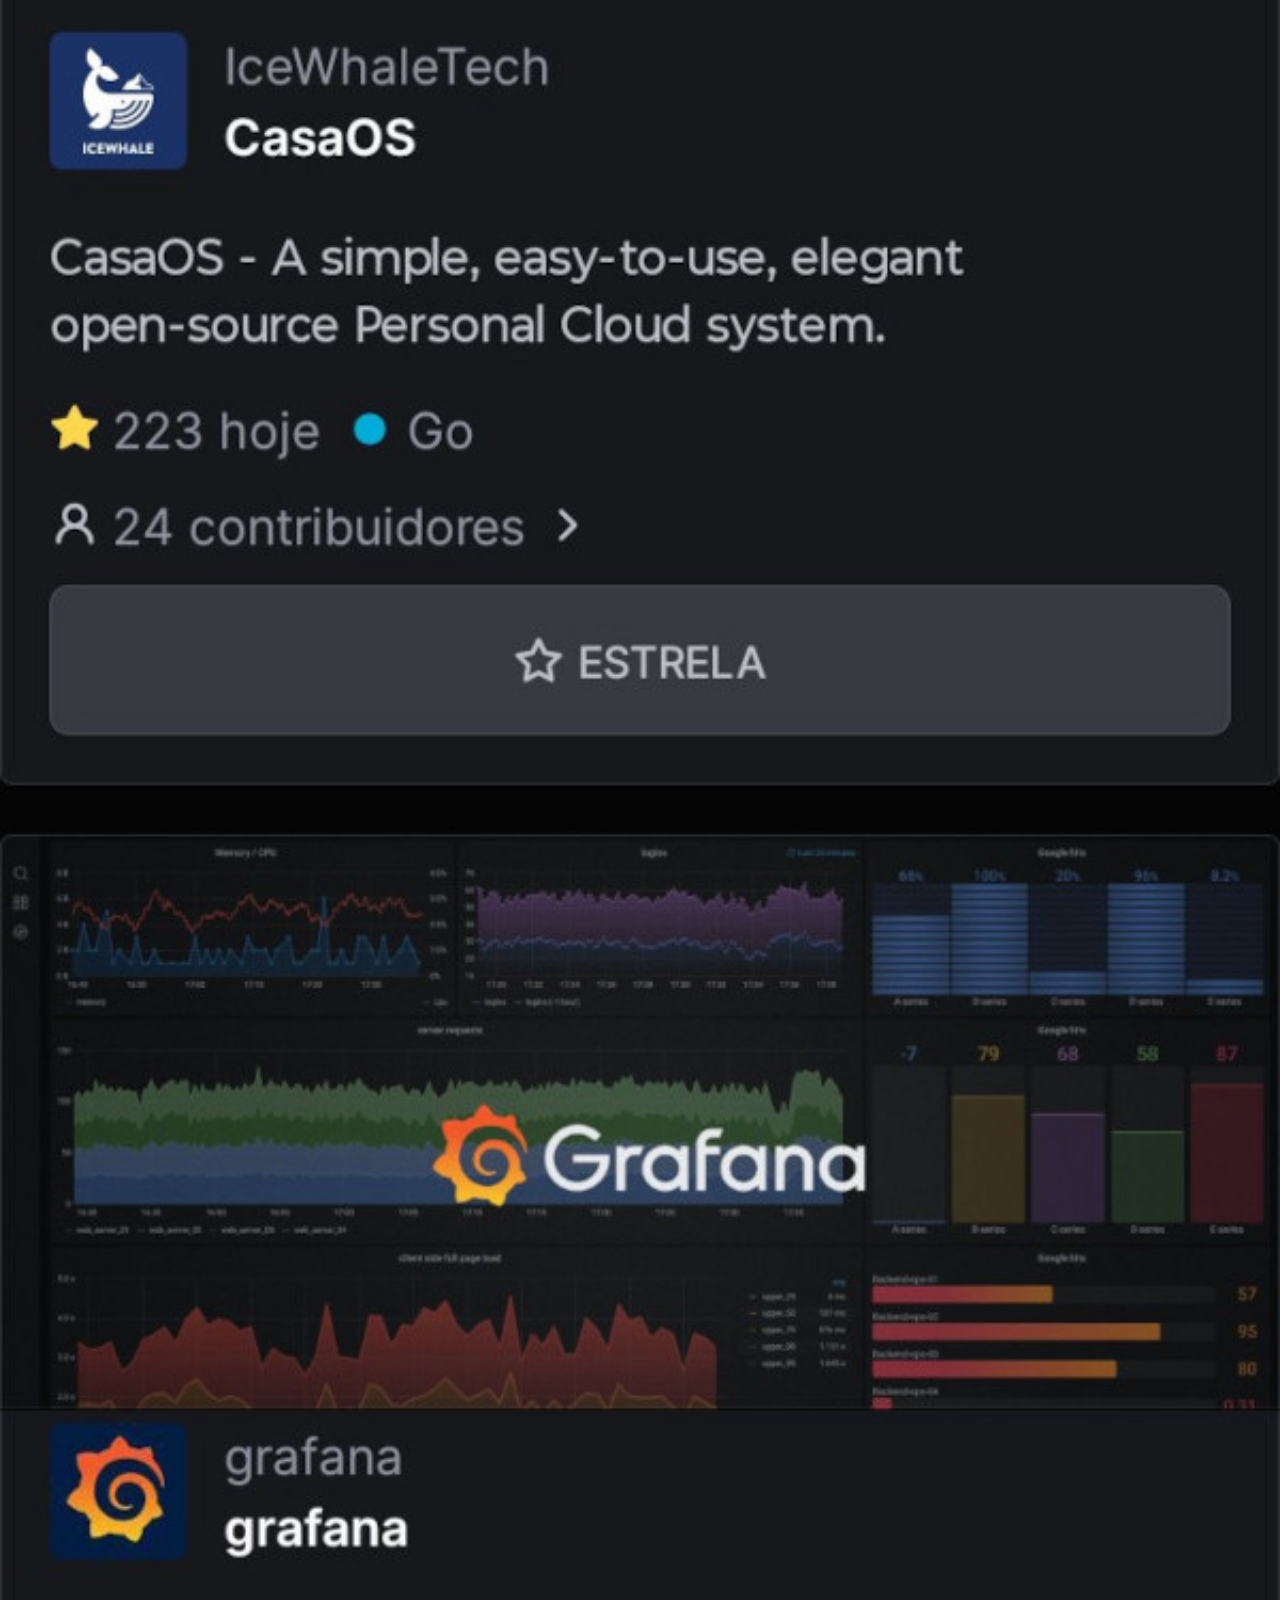
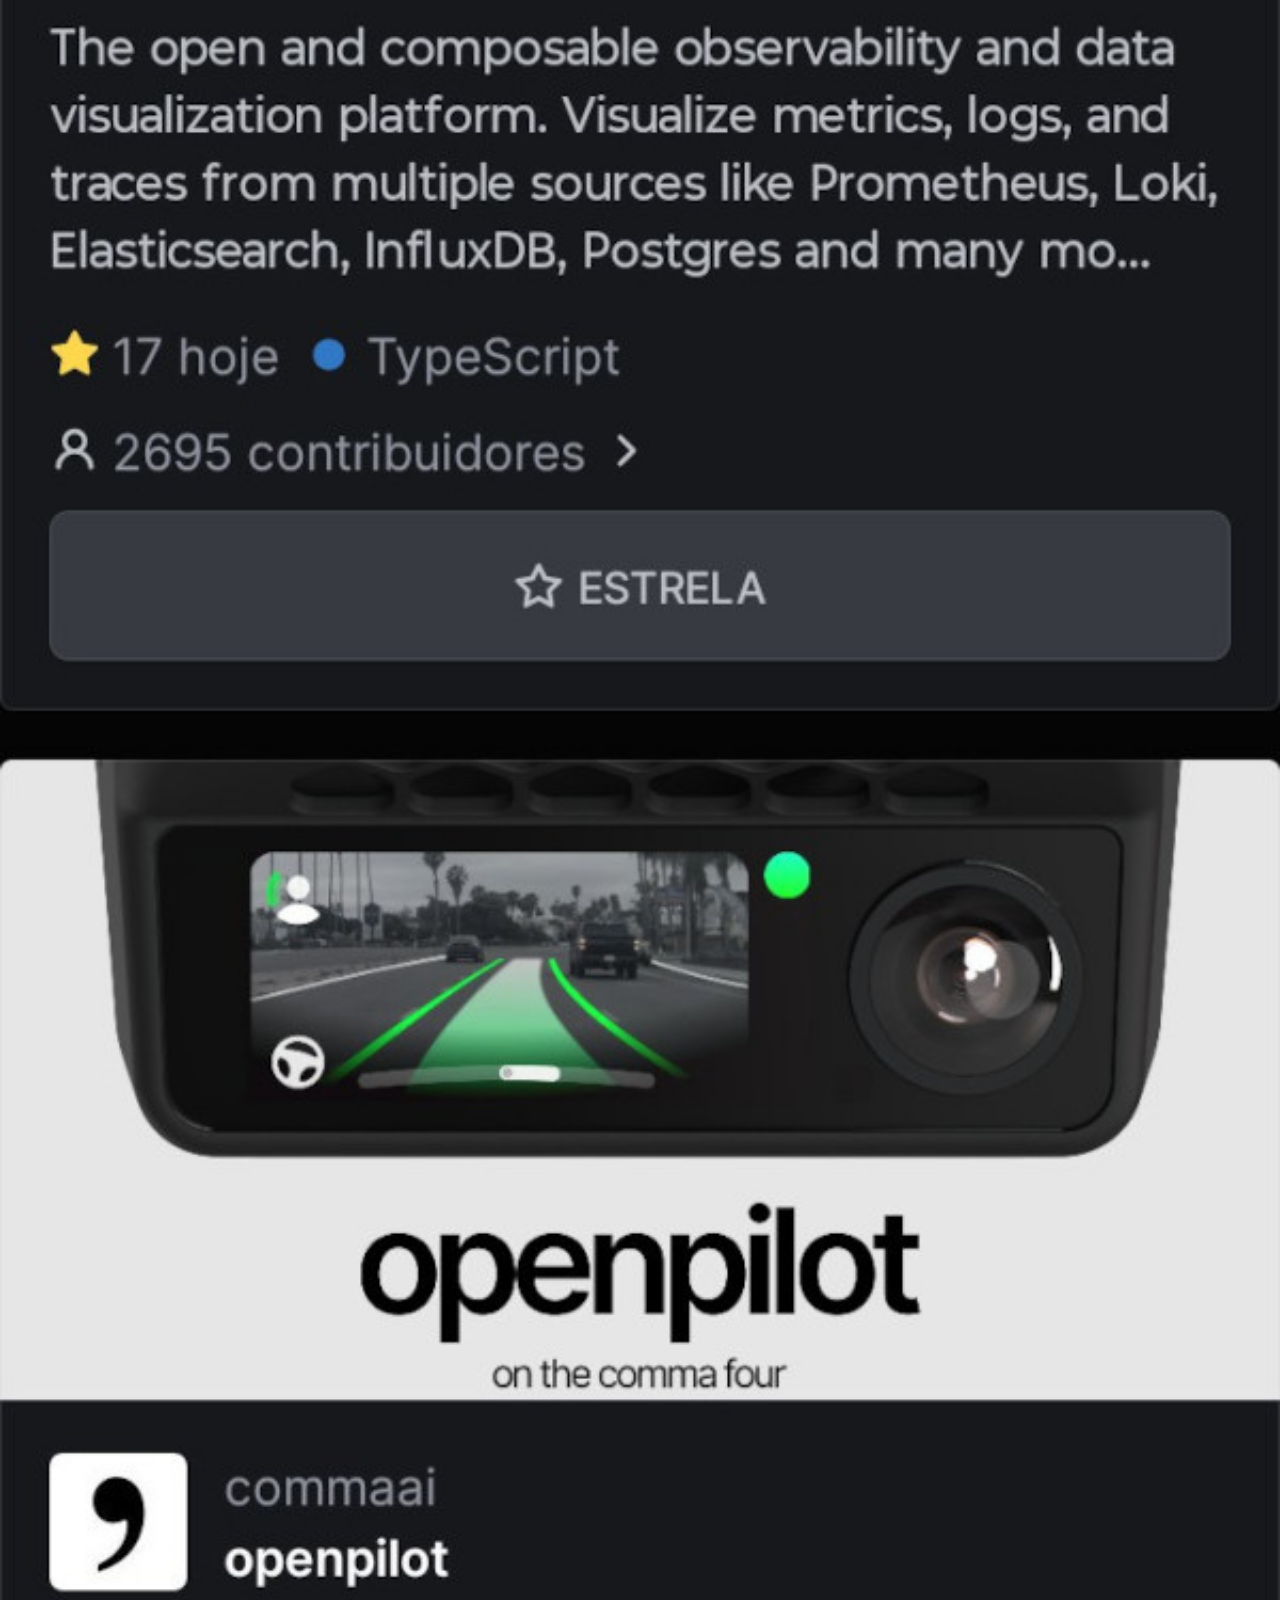
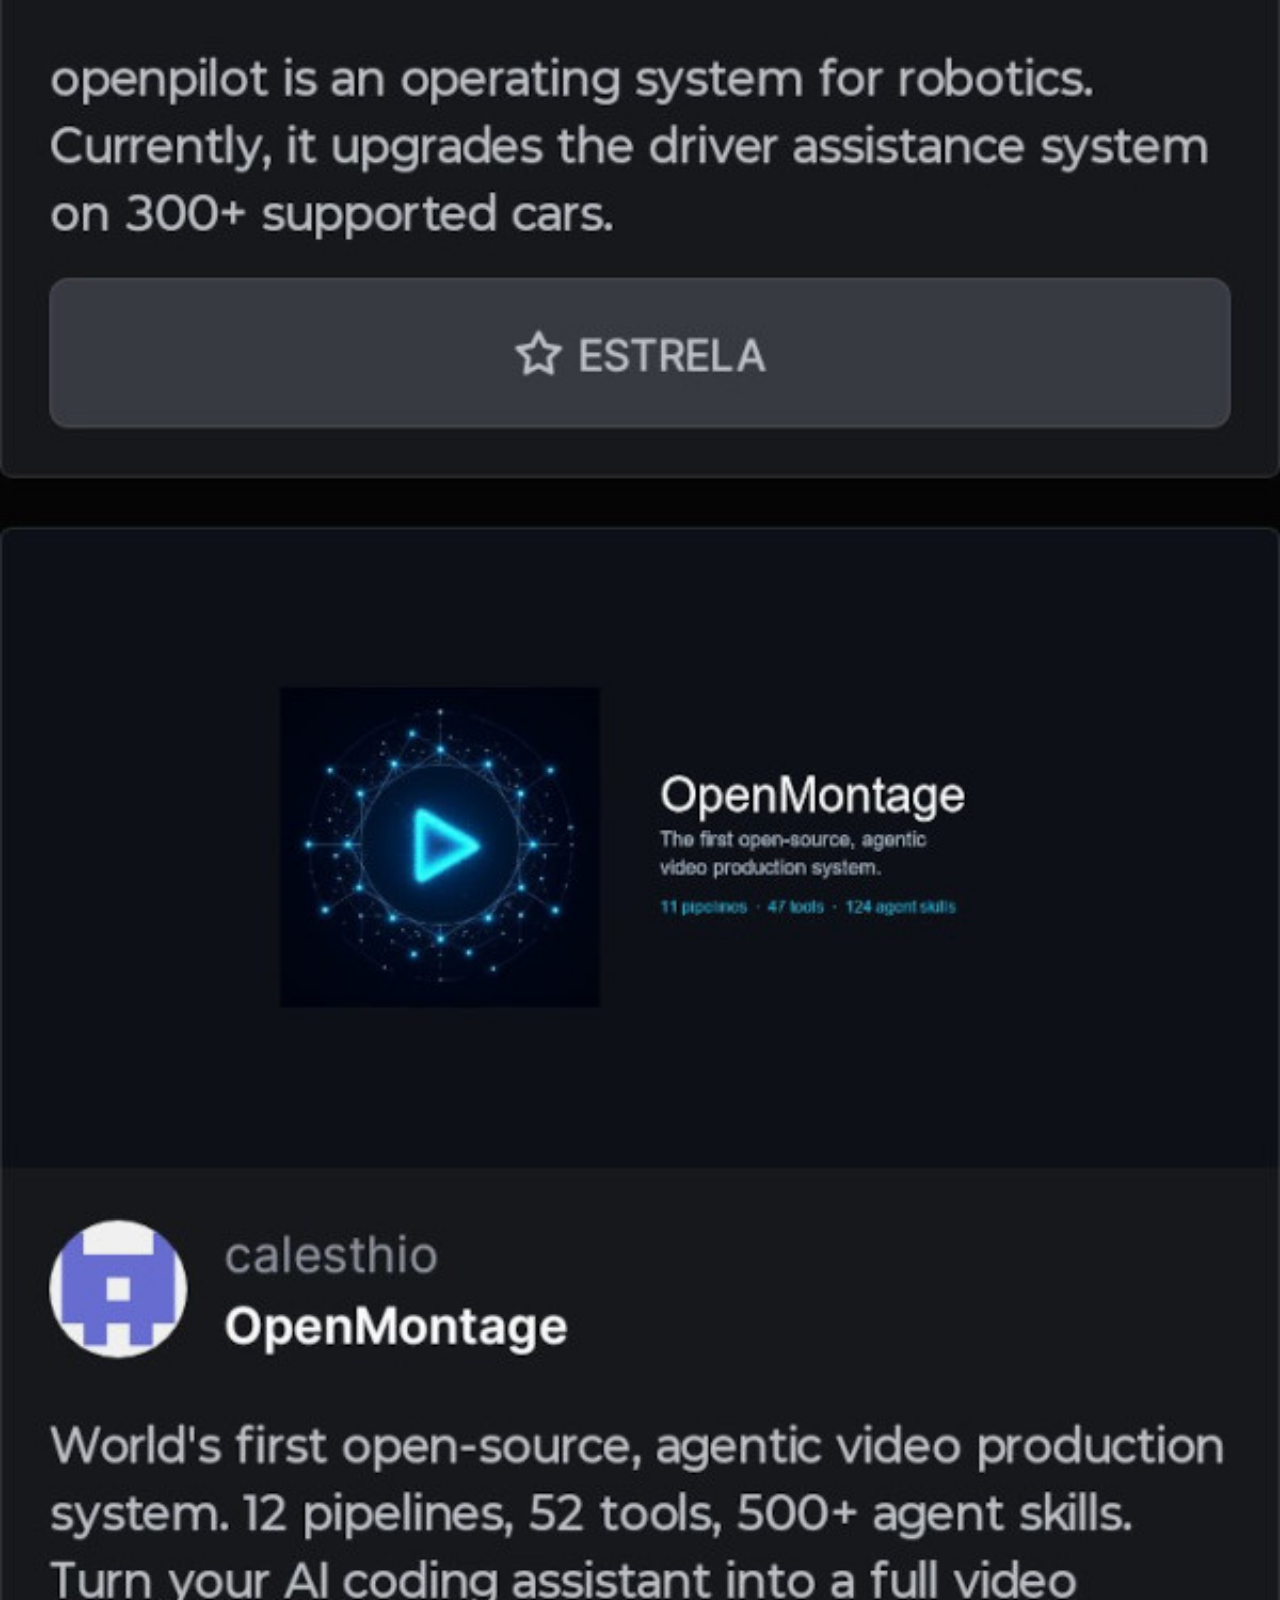
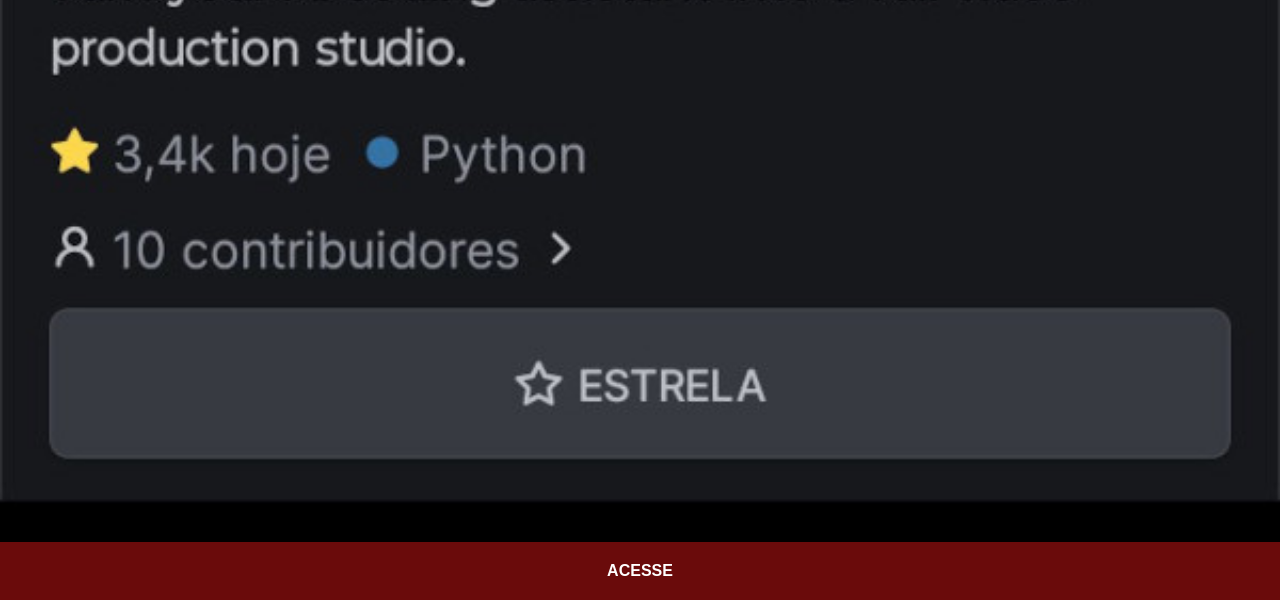
<file: github.html>
<!DOCTYPE html>
<html lang="pt-br">
<head>
    <meta charset="UTF-8">
    <meta name="viewport" content="width=device-width, initial-scale=1.0">
    <title>github</title>
    <link rel="stylesheet" href="apps/estilos.css">
</head>
<body>
    <img src="imagens/tela-github.jpg" alt="tela-github">
    <a href="https://github.com/miguelornellascardoso" target="_blank">ACESSE</a>
    
</body>
</html>
</file>
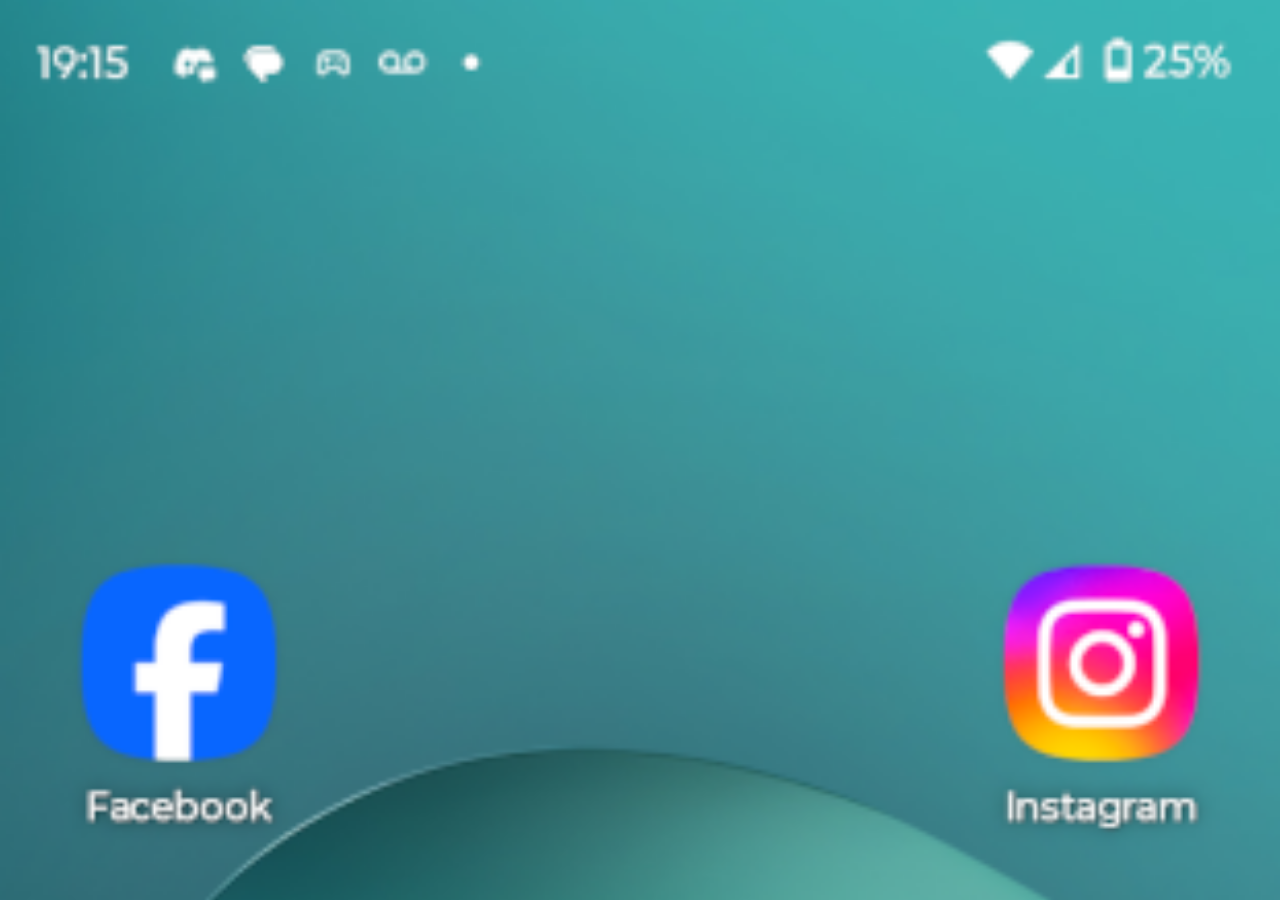
<file: home.html>
<!DOCTYPE html>
<html lang="pt-br">
<head>
    <meta charset="UTF-8">
    <meta name="viewport" content="width=device-width, initial-scale=1.0">
    <title>Home</title>
    <style>
        * {
            margin: 0px;
            padding: 0px;
        }
        body {
            background:black url(imagens/home-1.png) top center no-repeat;
            background-size: cover;
            width: 100vw;
            height: 100vh;
        }
    </style>
</head>
<body>
</body>
</html>
</file>
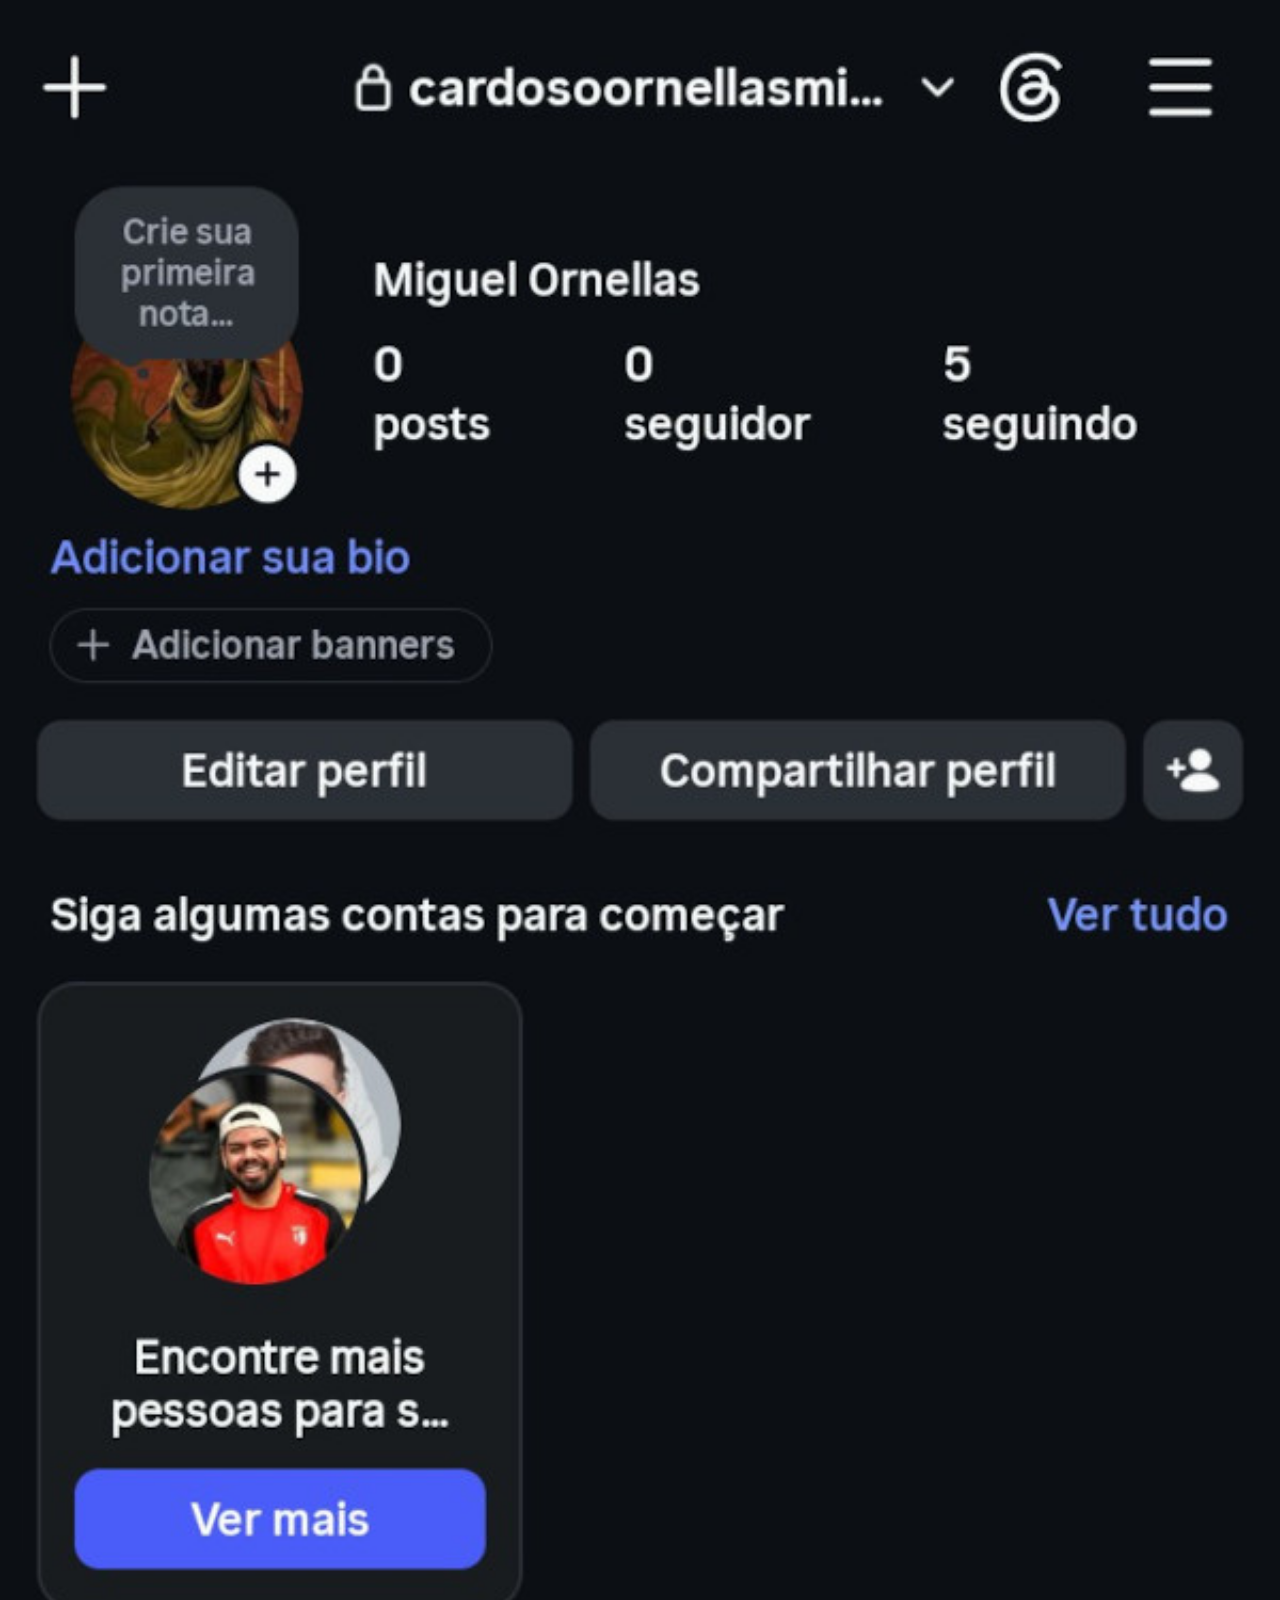
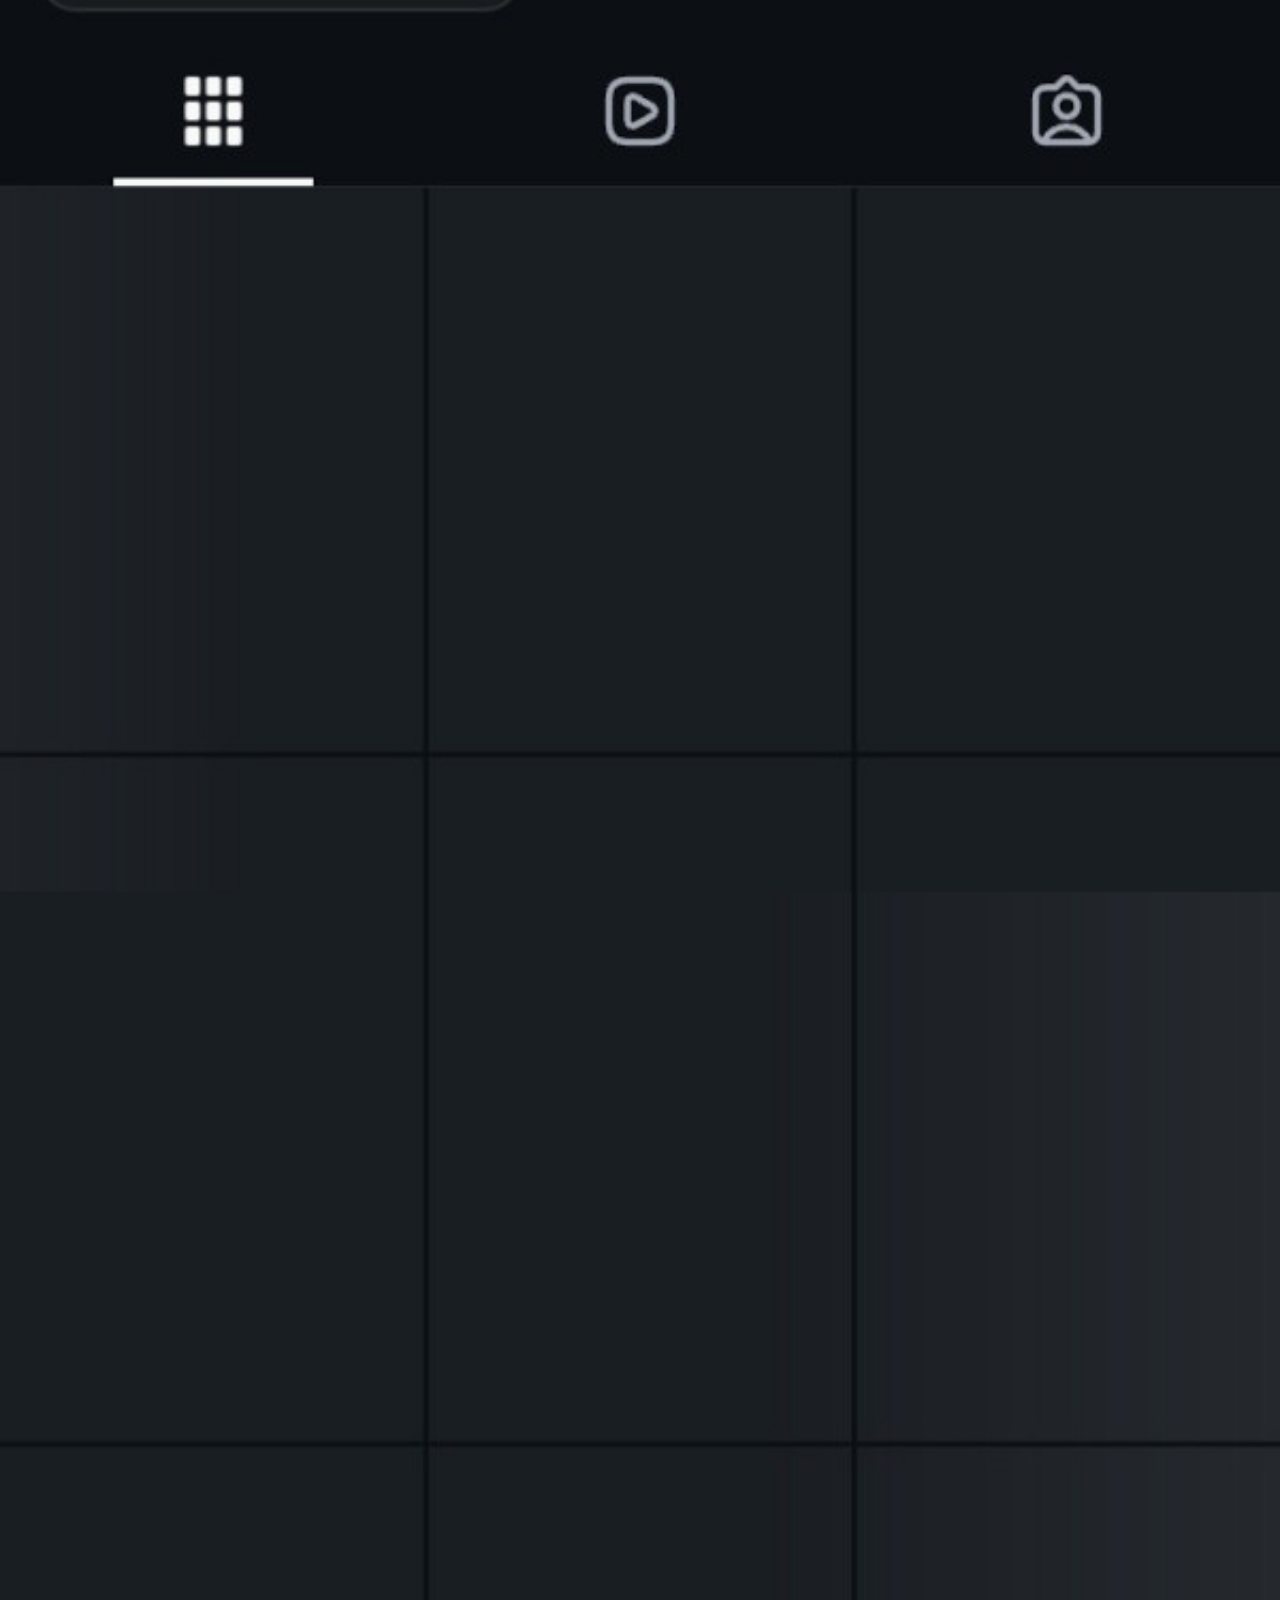
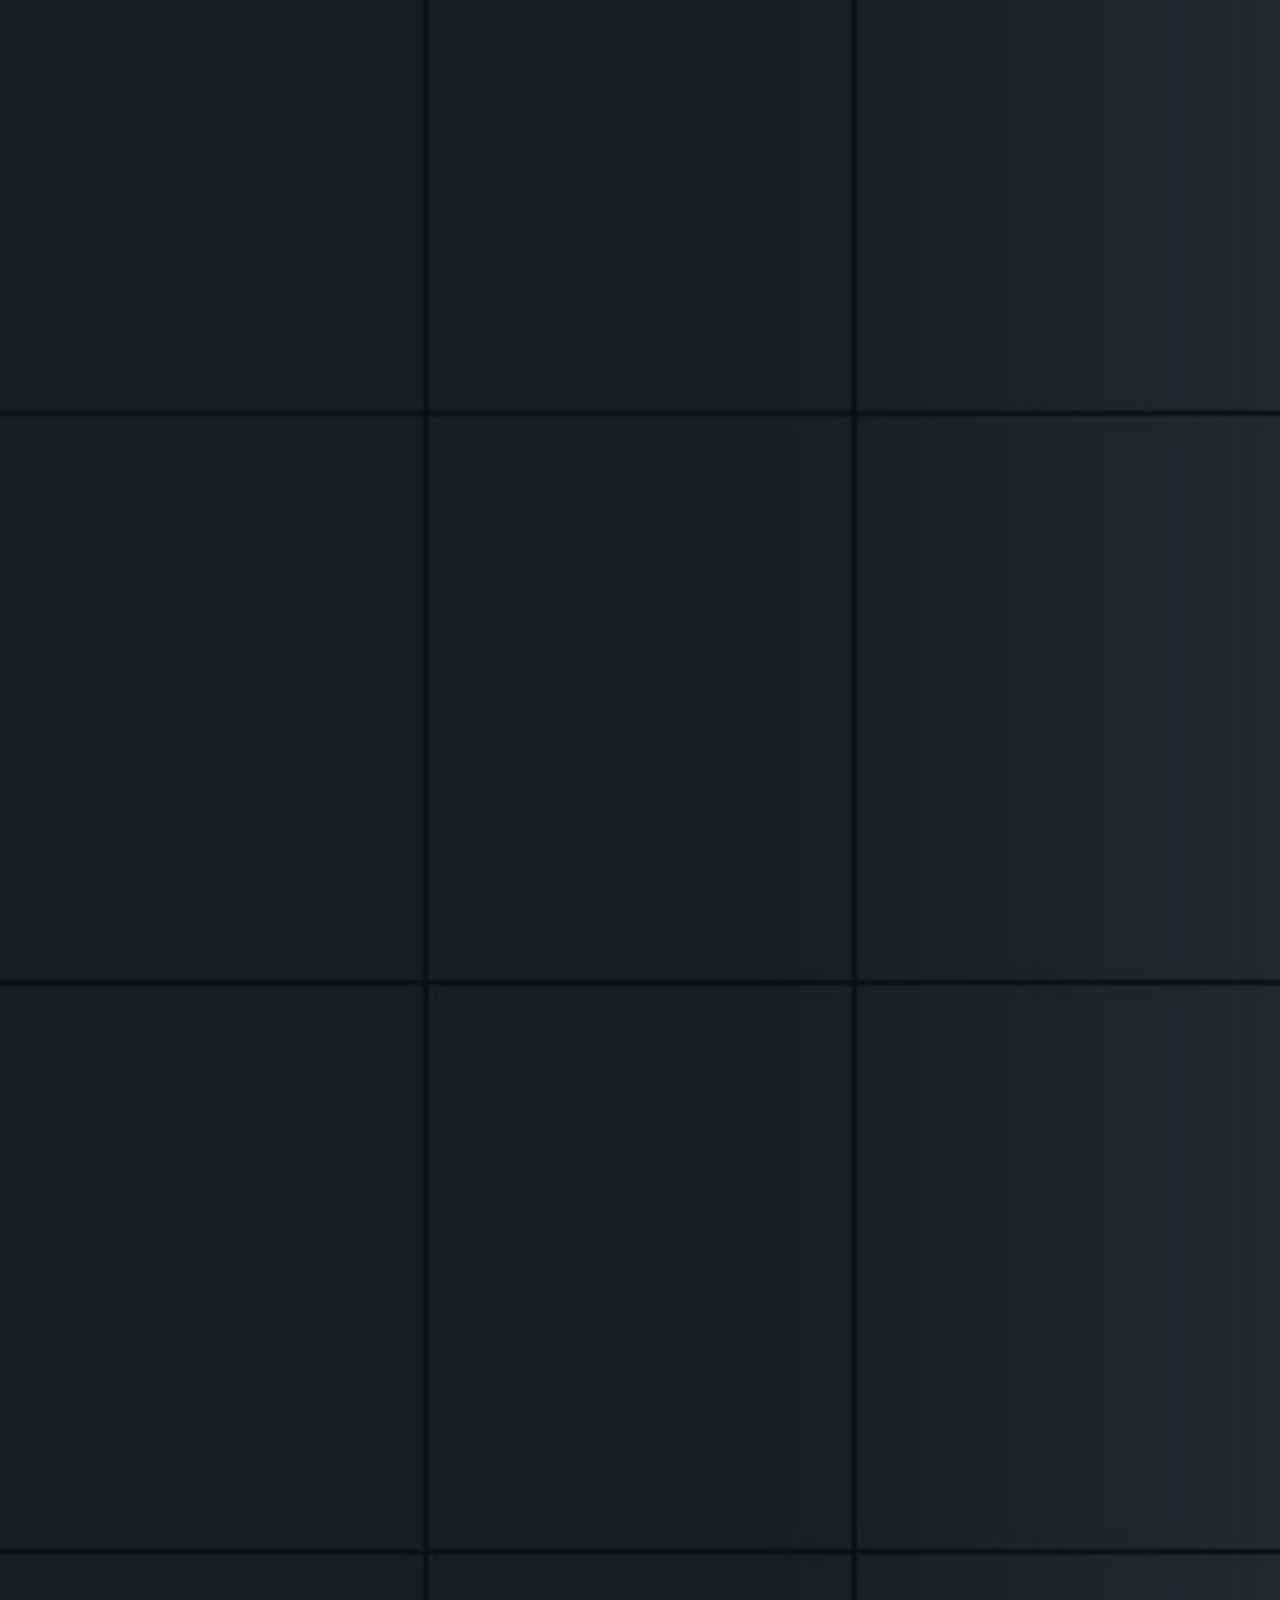
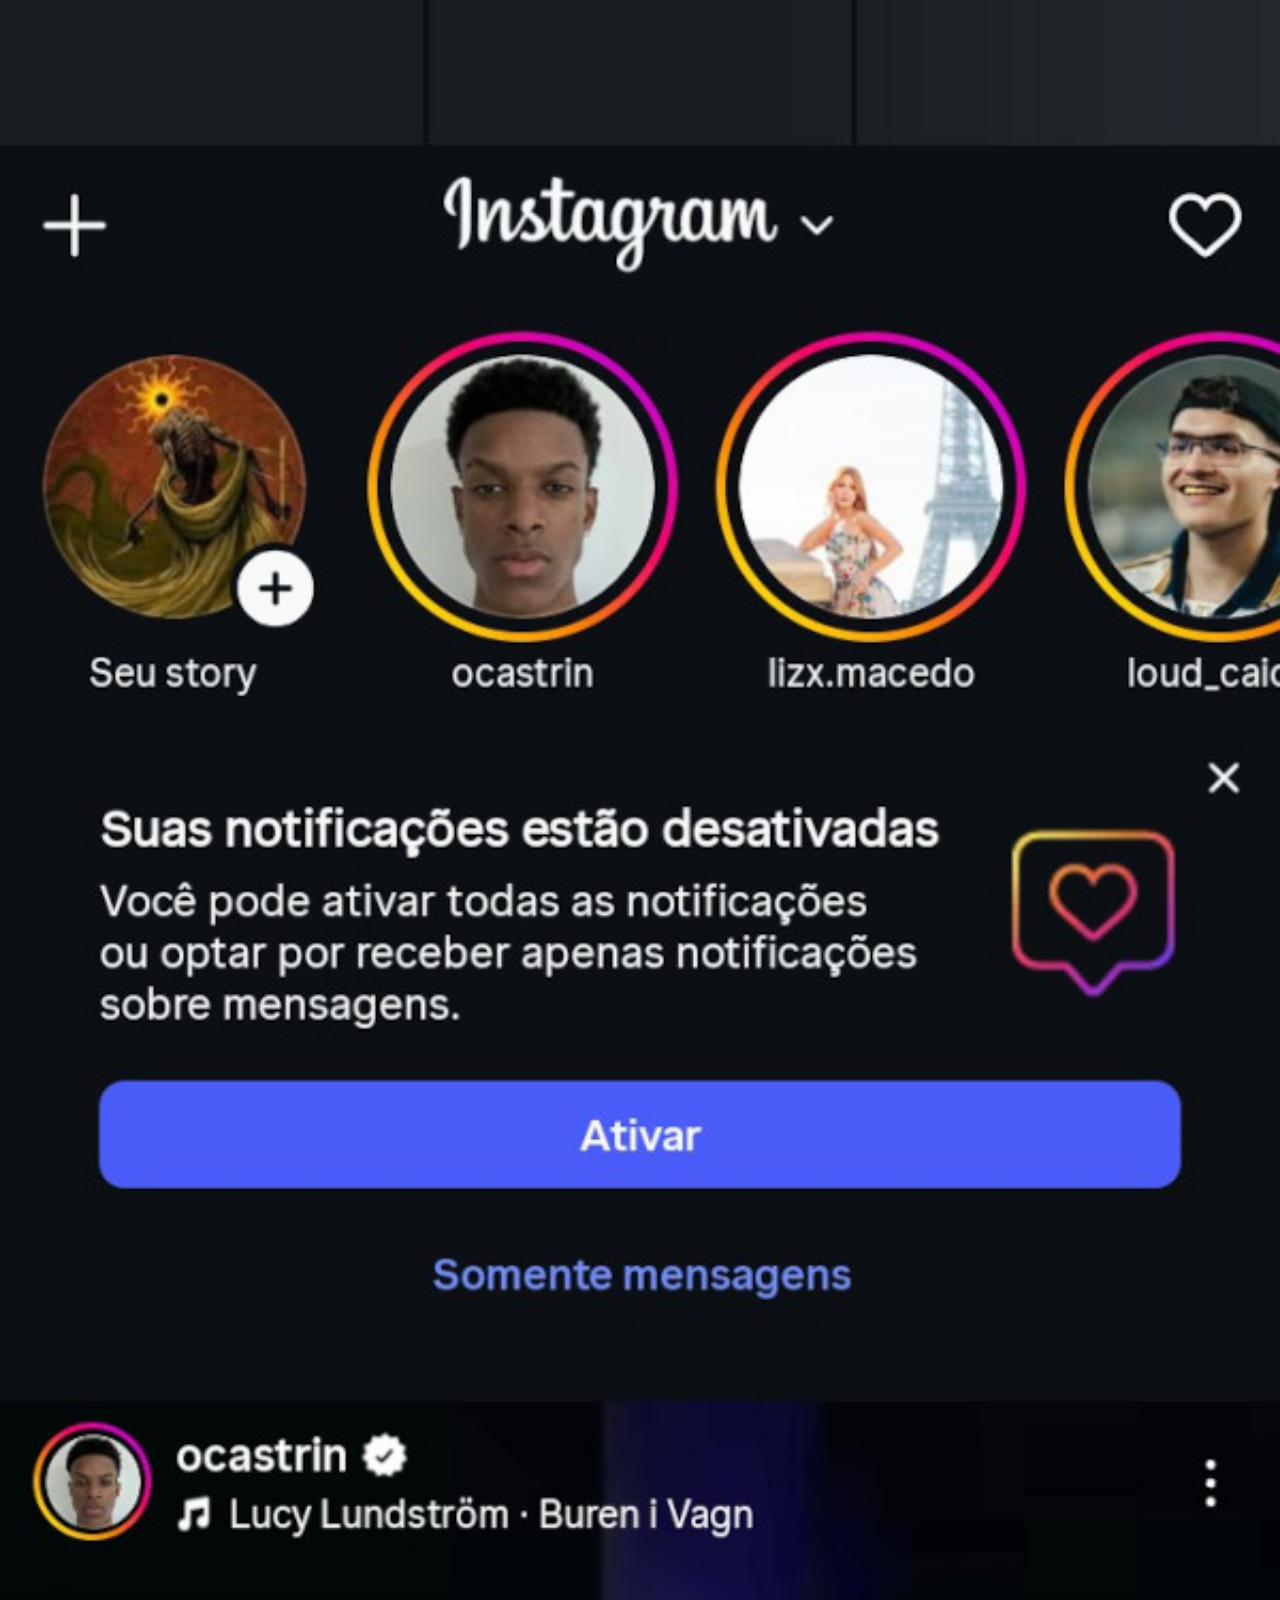
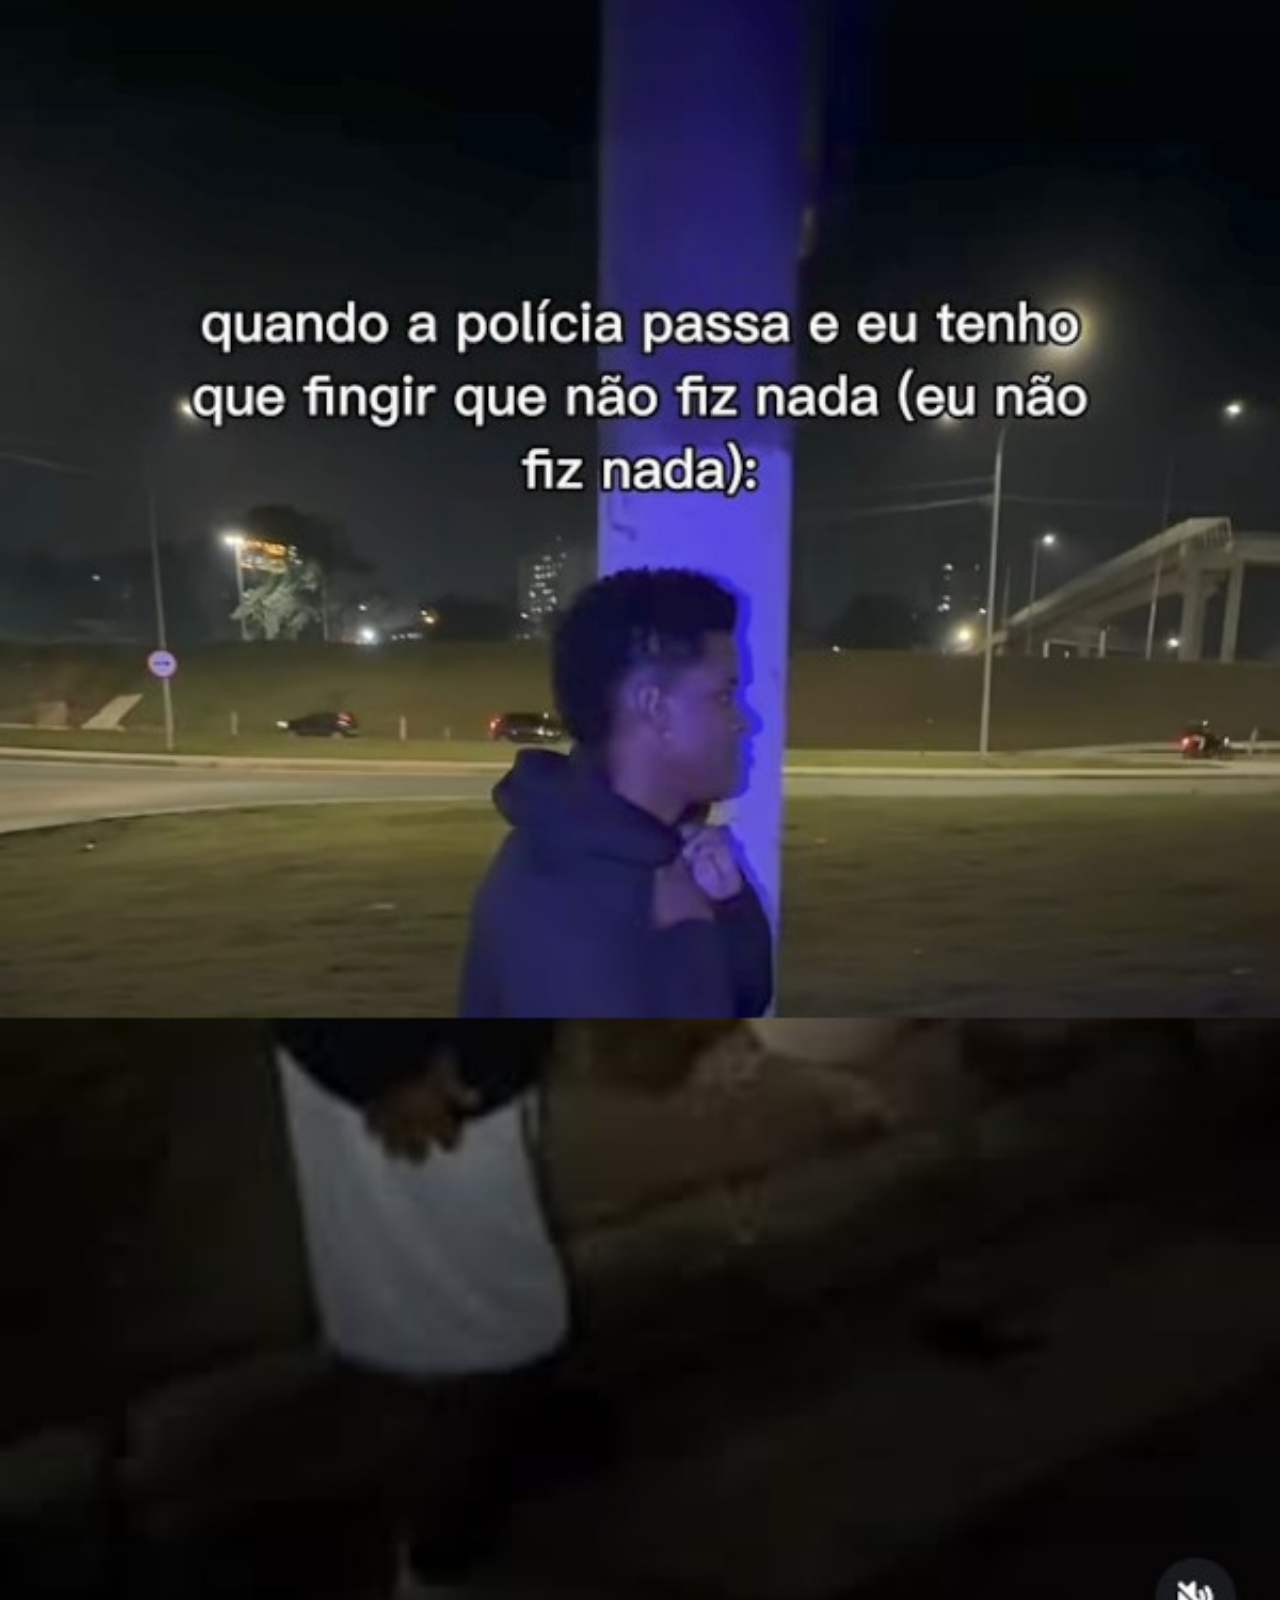
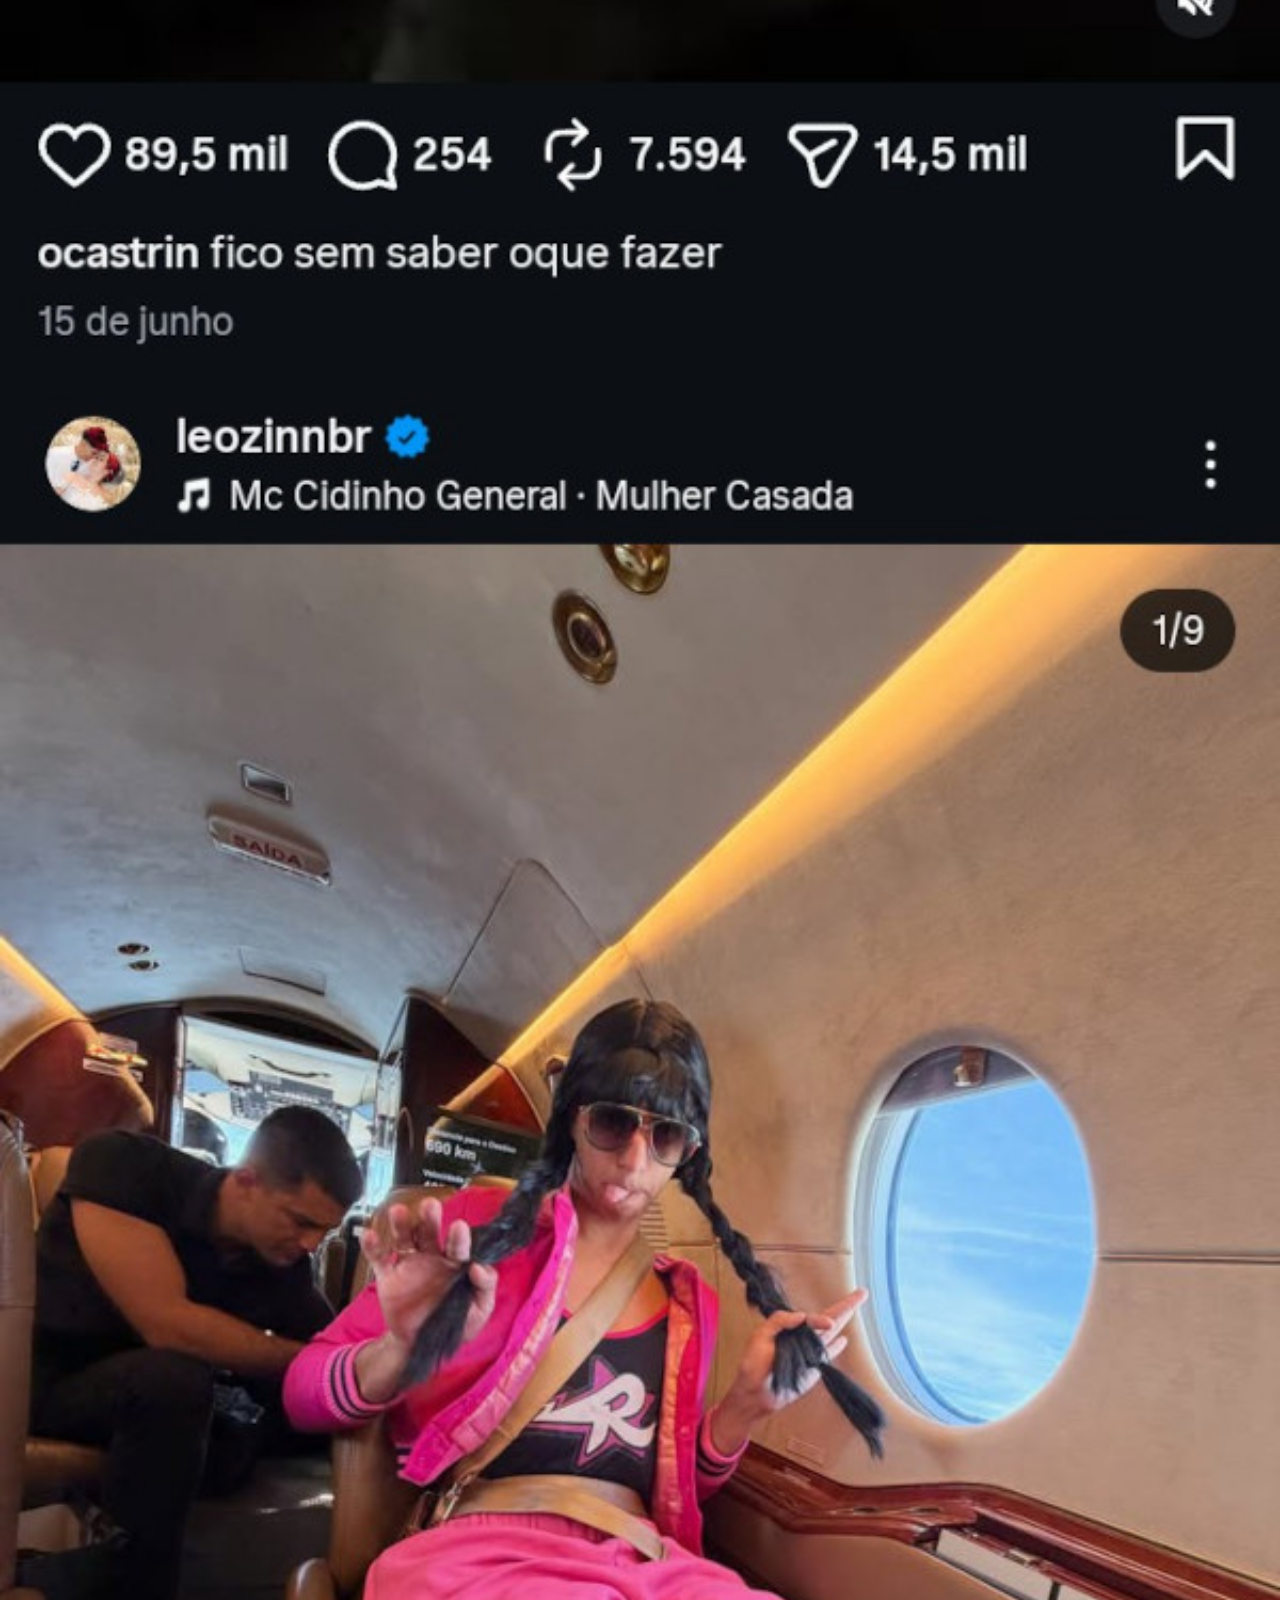
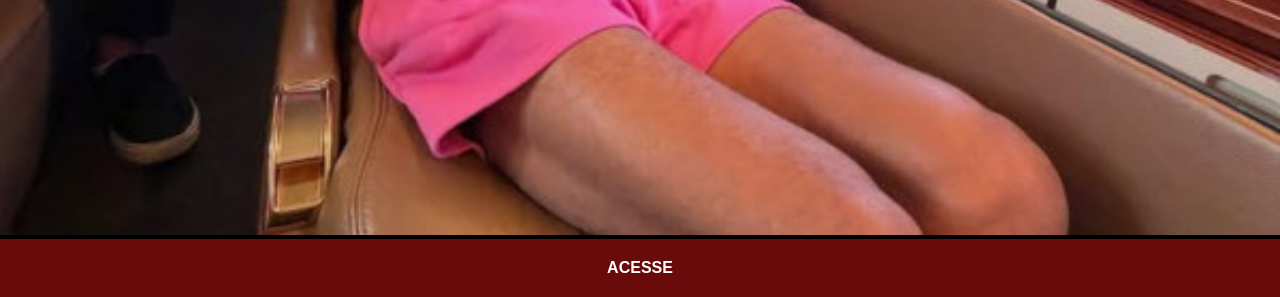
<file: instagram.html>
<!DOCTYPE html>
<html lang="pt-br">
<head>
    <meta charset="UTF-8">
    <meta name="viewport" content="width=device-width, initial-scale=1.0">
    <title>Instagram</title>
    <link rel="stylesheet" href="apps/estilos.css">
</head>
<body>
    <img src="imagens/tela-instagram.jpg" alt="tela-instagram">
    <a href="https://www.instagram.com/" target="_blank">ACESSE</a>
    
</body>
</html>
</file>
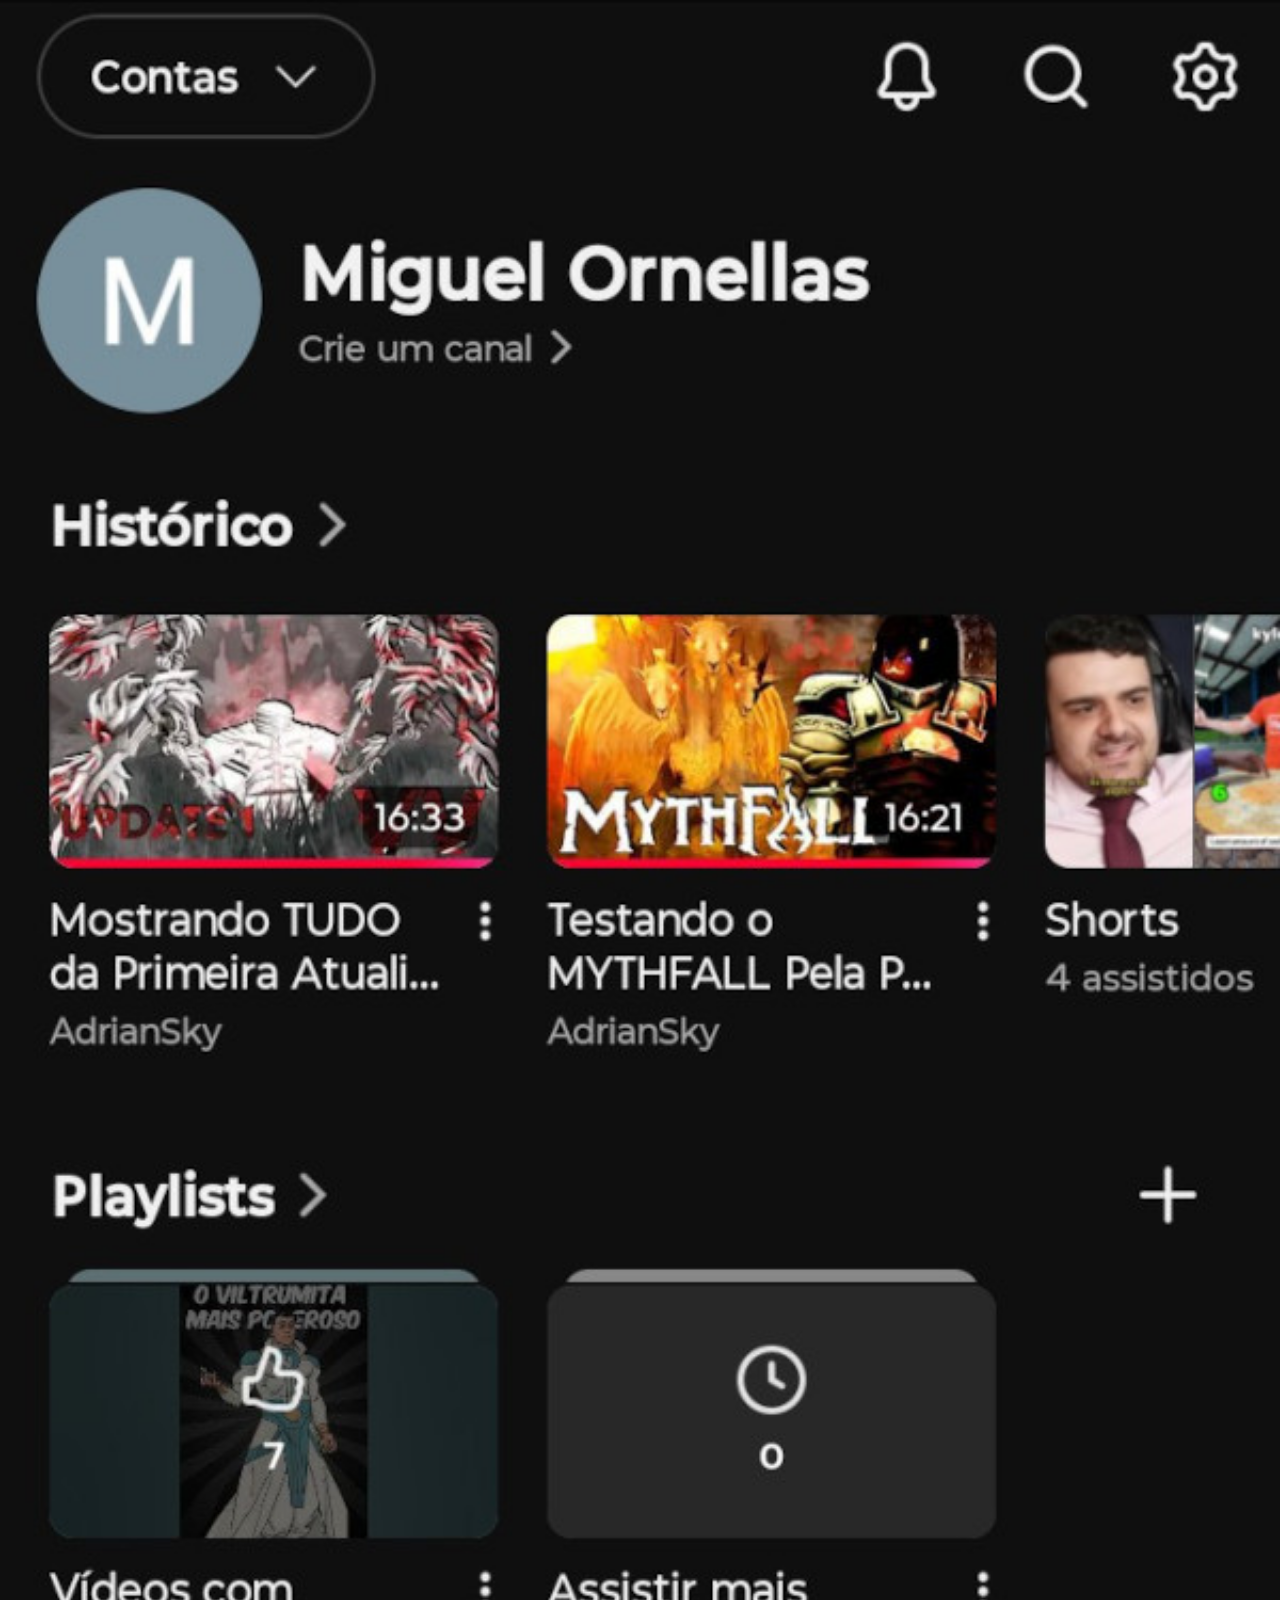
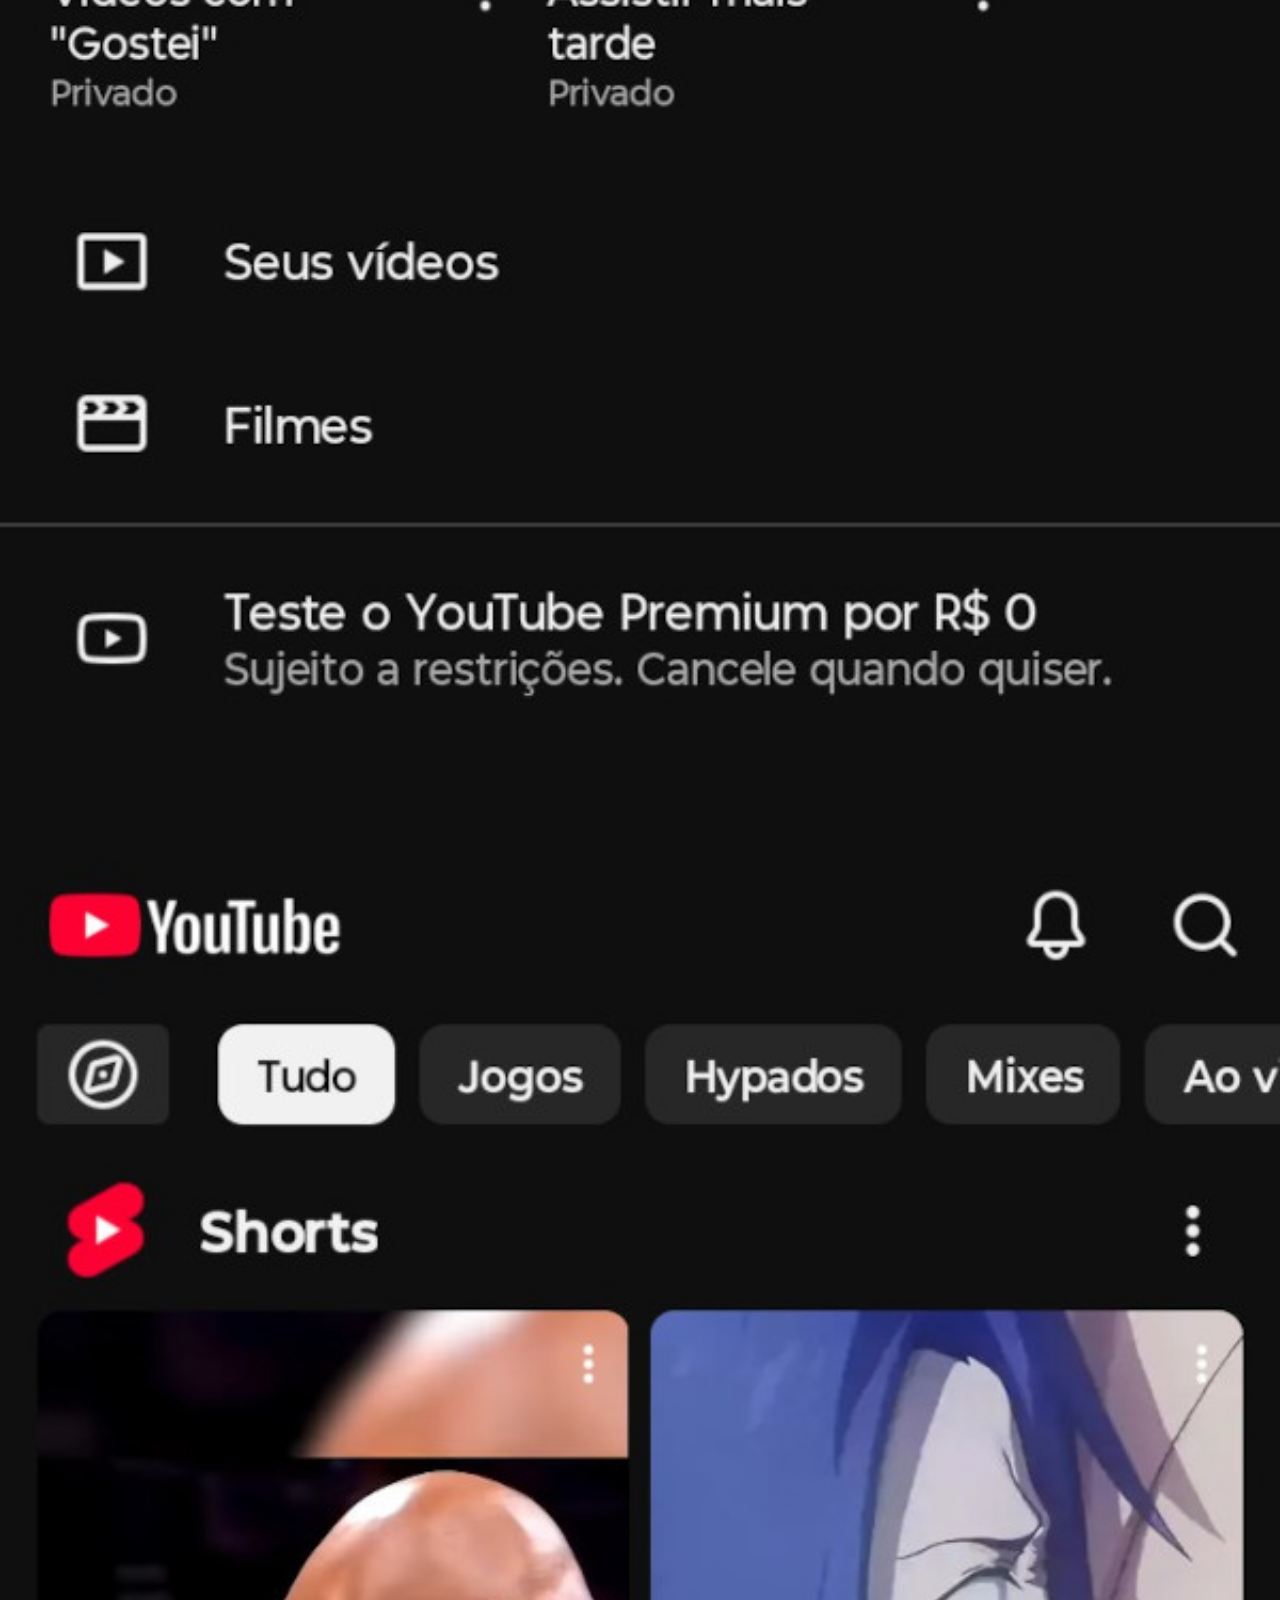
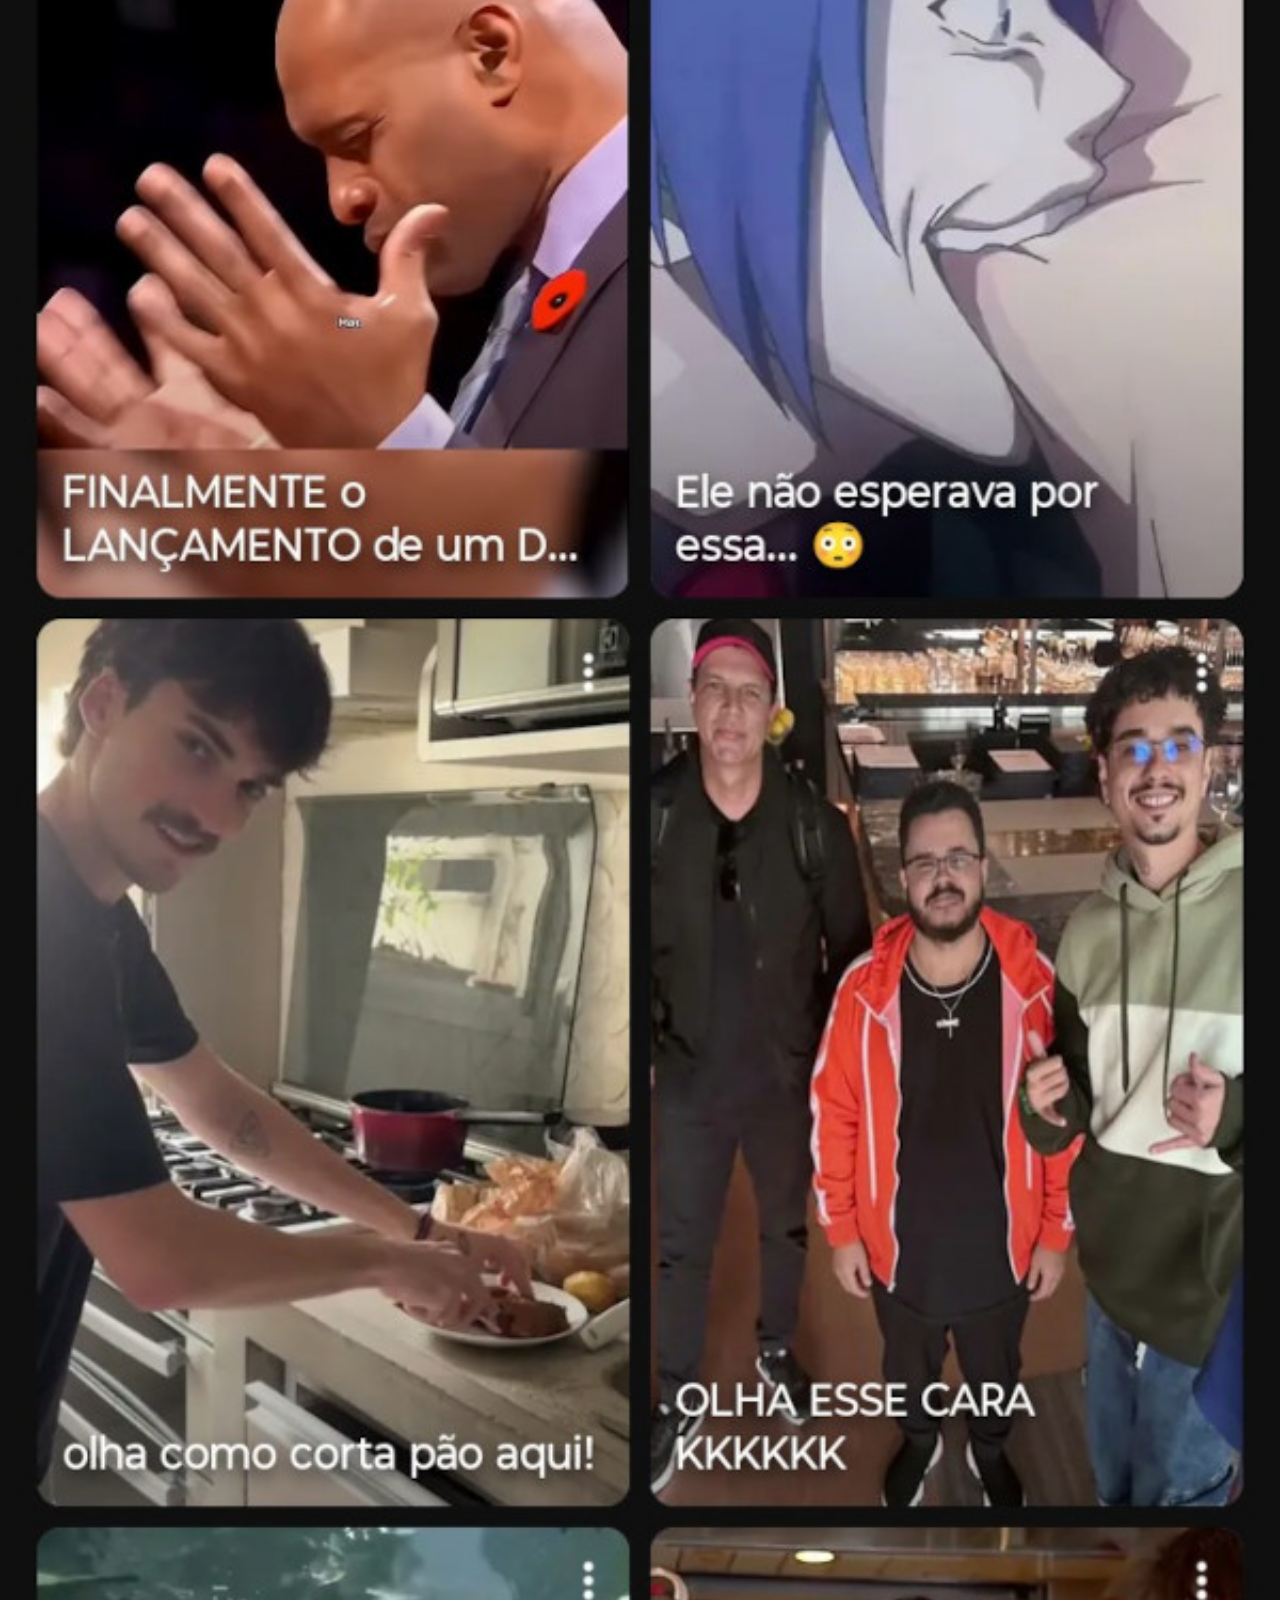
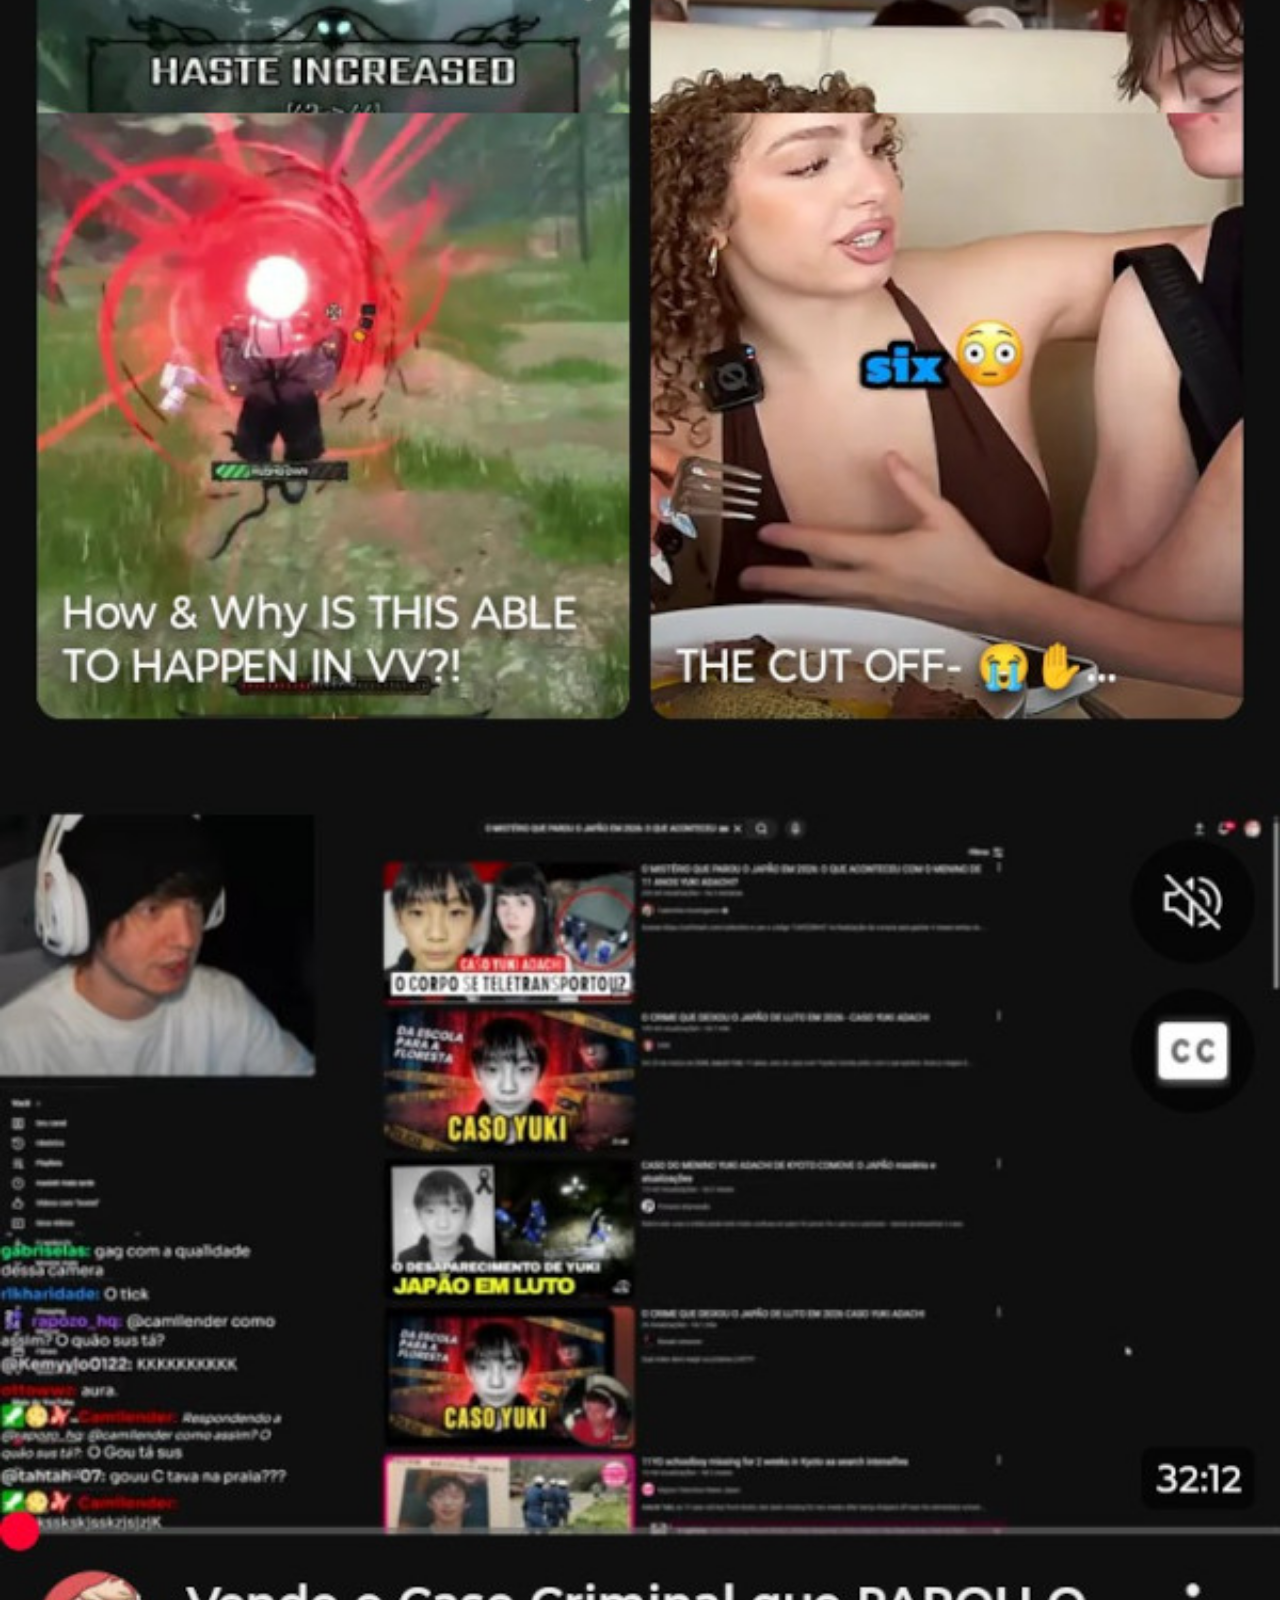
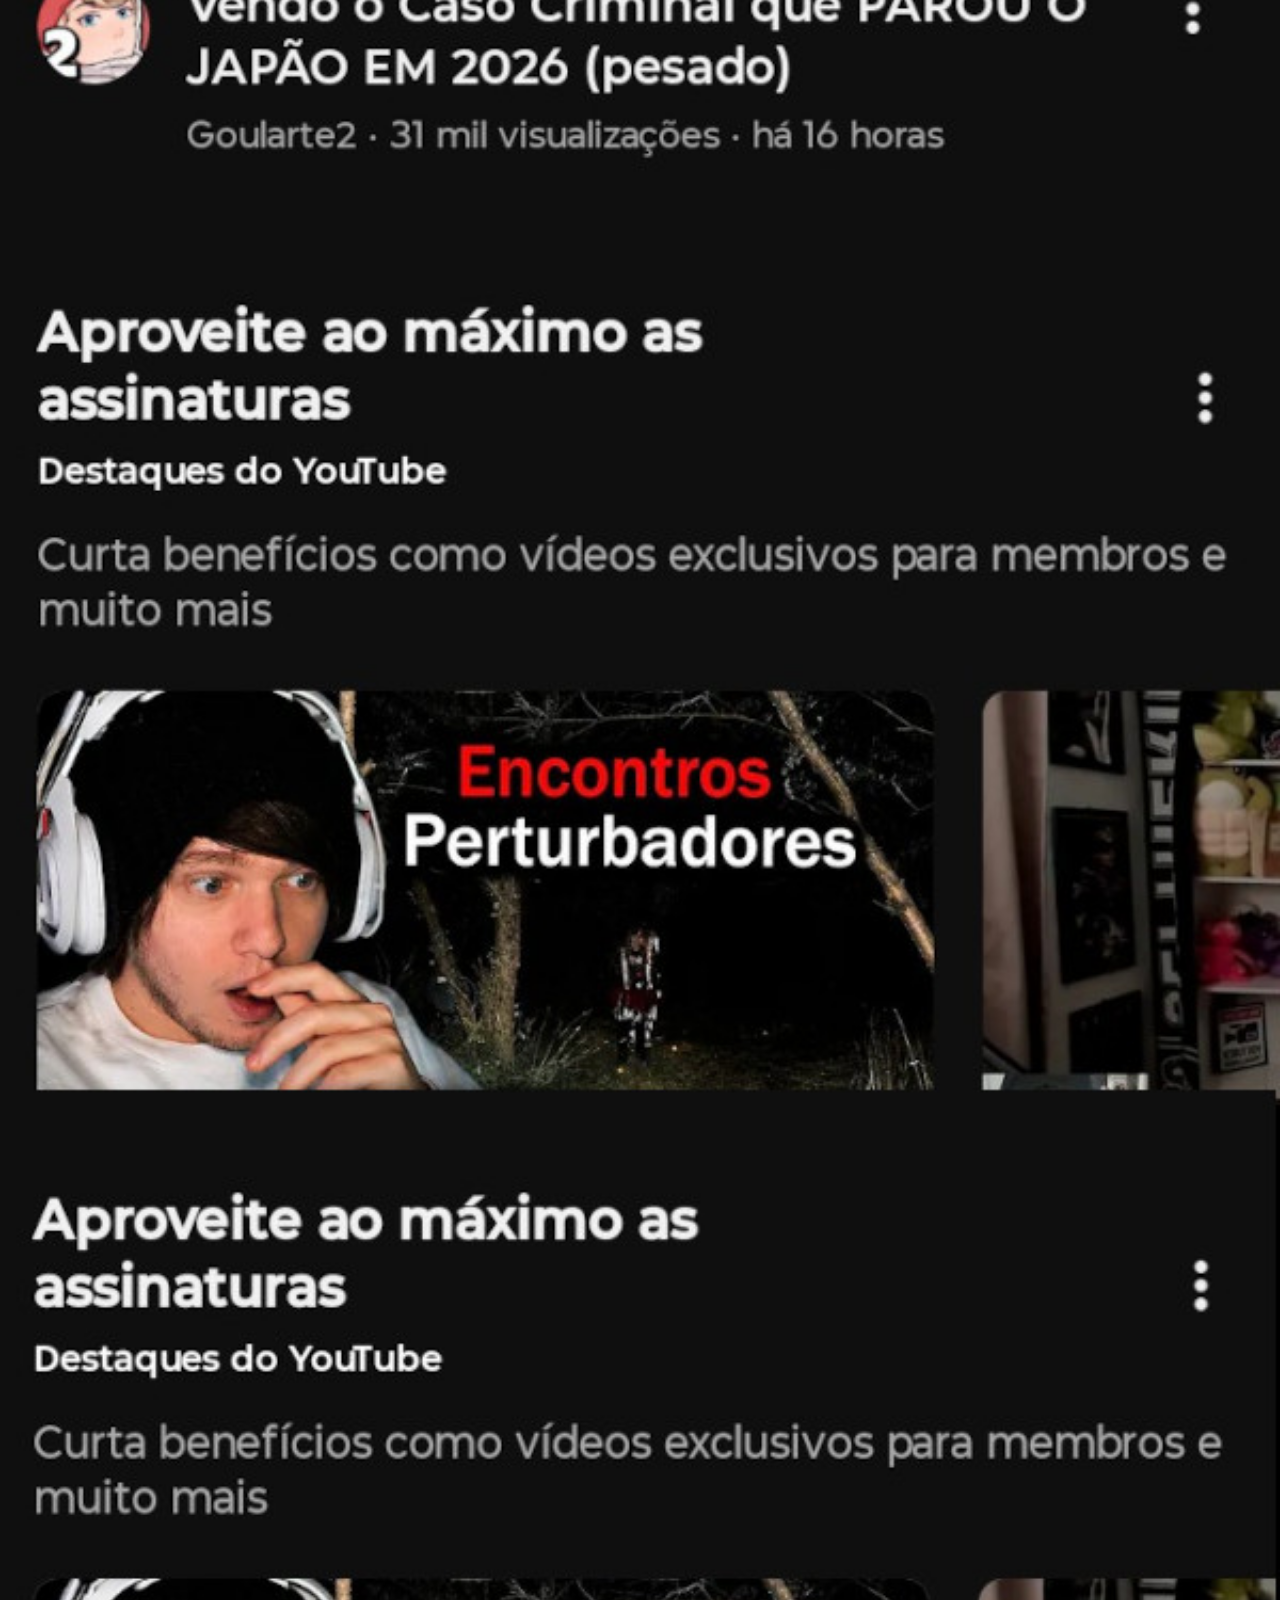
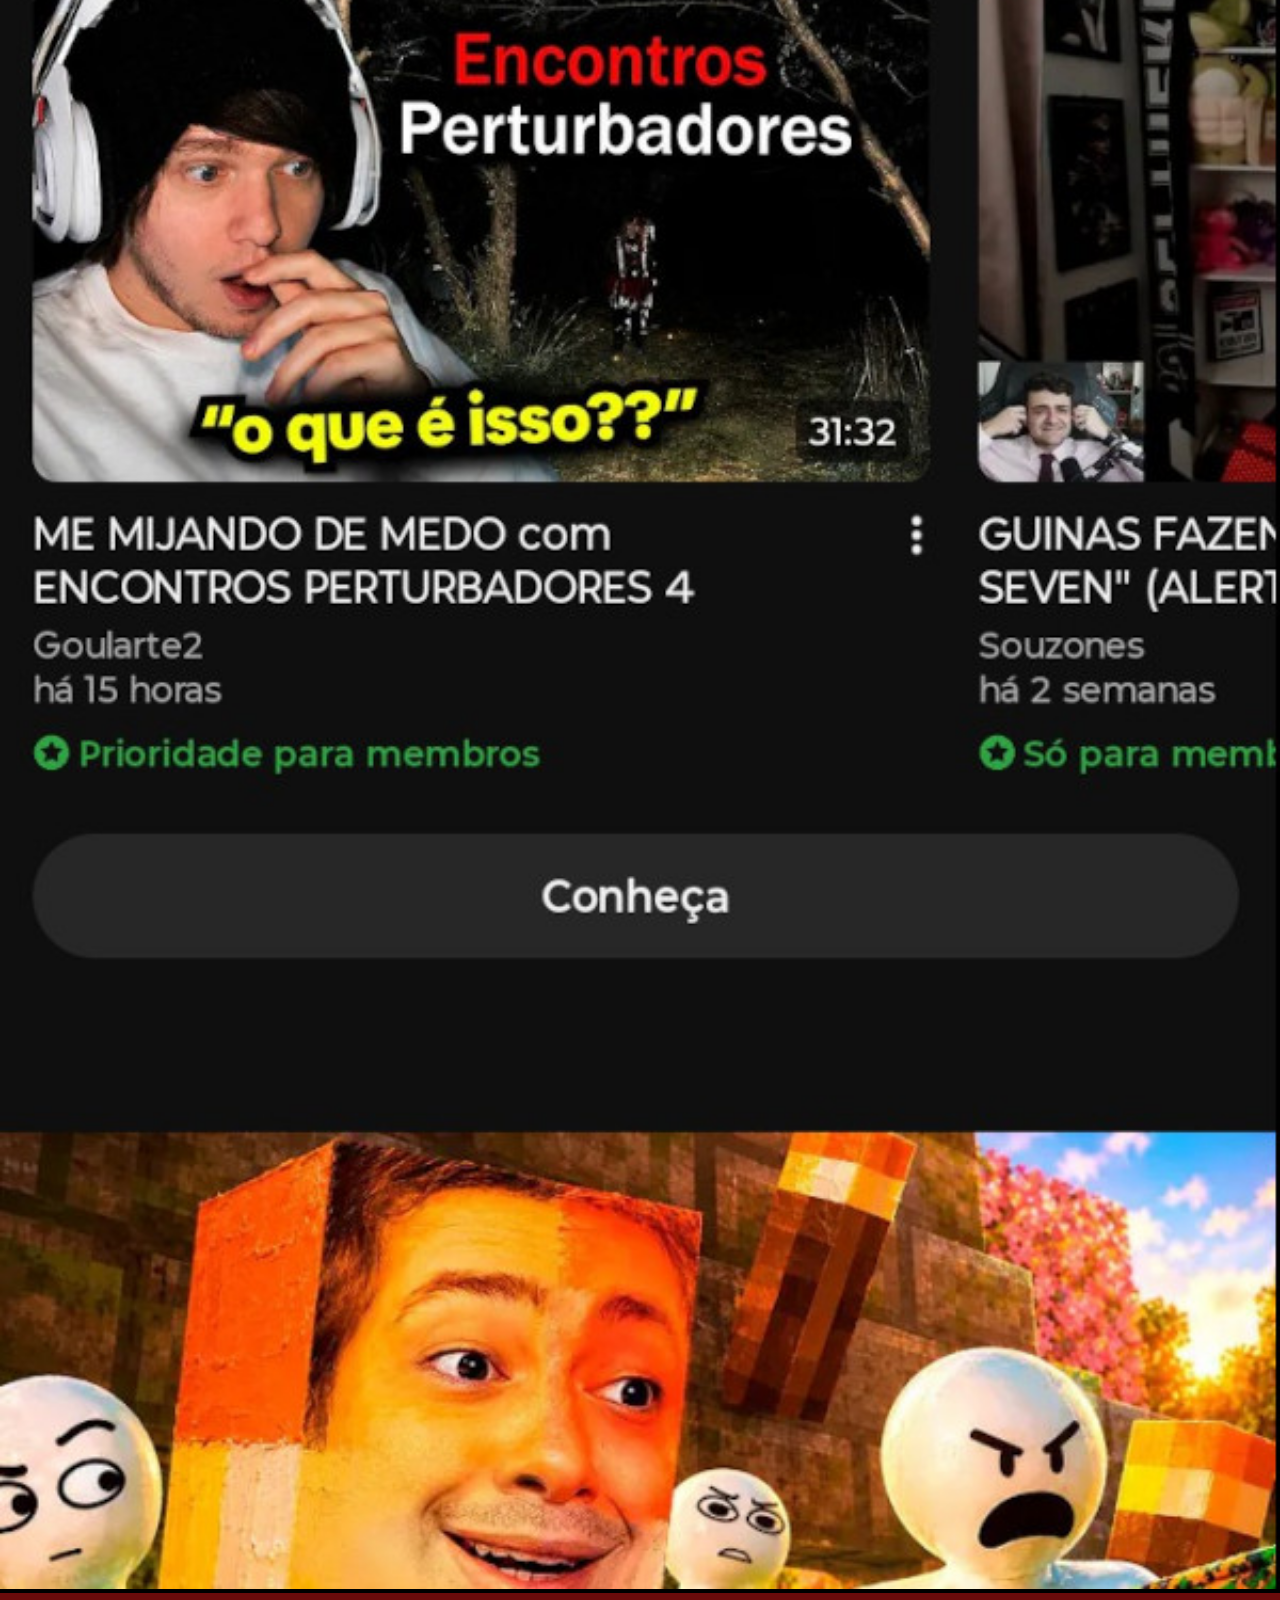
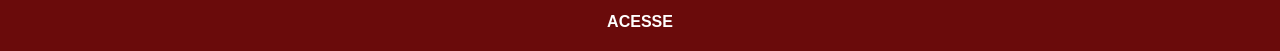
<file: youtube.html>
<!DOCTYPE html>
<html lang="pt-br">
<head>
    <meta charset="UTF-8">
    <meta name="viewport" content="width=device-width, initial-scale=1.0">
    <title>Youtube</title>
    <link rel="stylesheet" href="apps/estilos.css">
</head>
<body>
    <img src="imagens/tela-youtube.jpg" alt="tela-youtubr">
    <a href="https://www.youtube.com/" target="_blank">ACESSE</a>
    
</body>
</html>
</file>
<file: estilo.css>
@charset "UTF-8";

* {
    margin: 0px;
    padding: 0px;
}
body {
    width: 100vw;
    height: 100vh;
    background-color: black;
    font-family: Arial, Helvetica, sans-serif;
}

main {
    background: green url(imagens/wall-black.jpg) center center no-repeat;
    background-size: cover;
    height: 100vh;
    position: relative;
}
section#cel {
    background-image: url(imagens/mobile.png);
    background-repeat: no-repeat;
    width: 311px;
    height: 627px;
    position: absolute;
    
    top: 50%;
    left: 50%;
    transform: translate(-50%, -50%);
}
#tela {
    position: relative;
    top: 61px;
    left: 14px;
    width: 281px;
    height: 496px;
}
section#app {
    text-align: right; 
}
section#app a {
    color: rgb(128, 126, 126);
}
section#app  img {
    width: 50px;
    height: 50px;
    border-radius: 50%;
    margin: 10px;
    box-shadow: 2px 2px 5px rgba(0, 0, 0, 0.600);
    box-sizing: border-box;
} 
section#app img:hover {
    position: relative;
    transform: translate(-5px,-5px);
    box-shadow: 5px 5px 10px rgba(0, 0, 0, 0.600);
    border:3px solid white;
    transition: border 1s, transform .8s,box-shadow .9s;
}
</file>
<file: apps/estilos.css>
@charset "UTF-8";


  *{
    margin: 0px;
    padding: 0px;
    font-family: Arial, Helvetica, sans-serif;
}
::-webkit-scrollbar {
    width: 0px;
    height: 0px;
}
body,html {
    width: 100vw;
    height: 100vh;
    background-color: black;
}
img {
    width: 100vw;
}
a {
    display: block;
    text-align: center;
    background-color: rgb(106, 11, 11);
    padding: 20px;
    text-decoration: none;
    color: white;
    font-weight: bolder;
}
a:hover {
    background-color: red;
}
</file>
